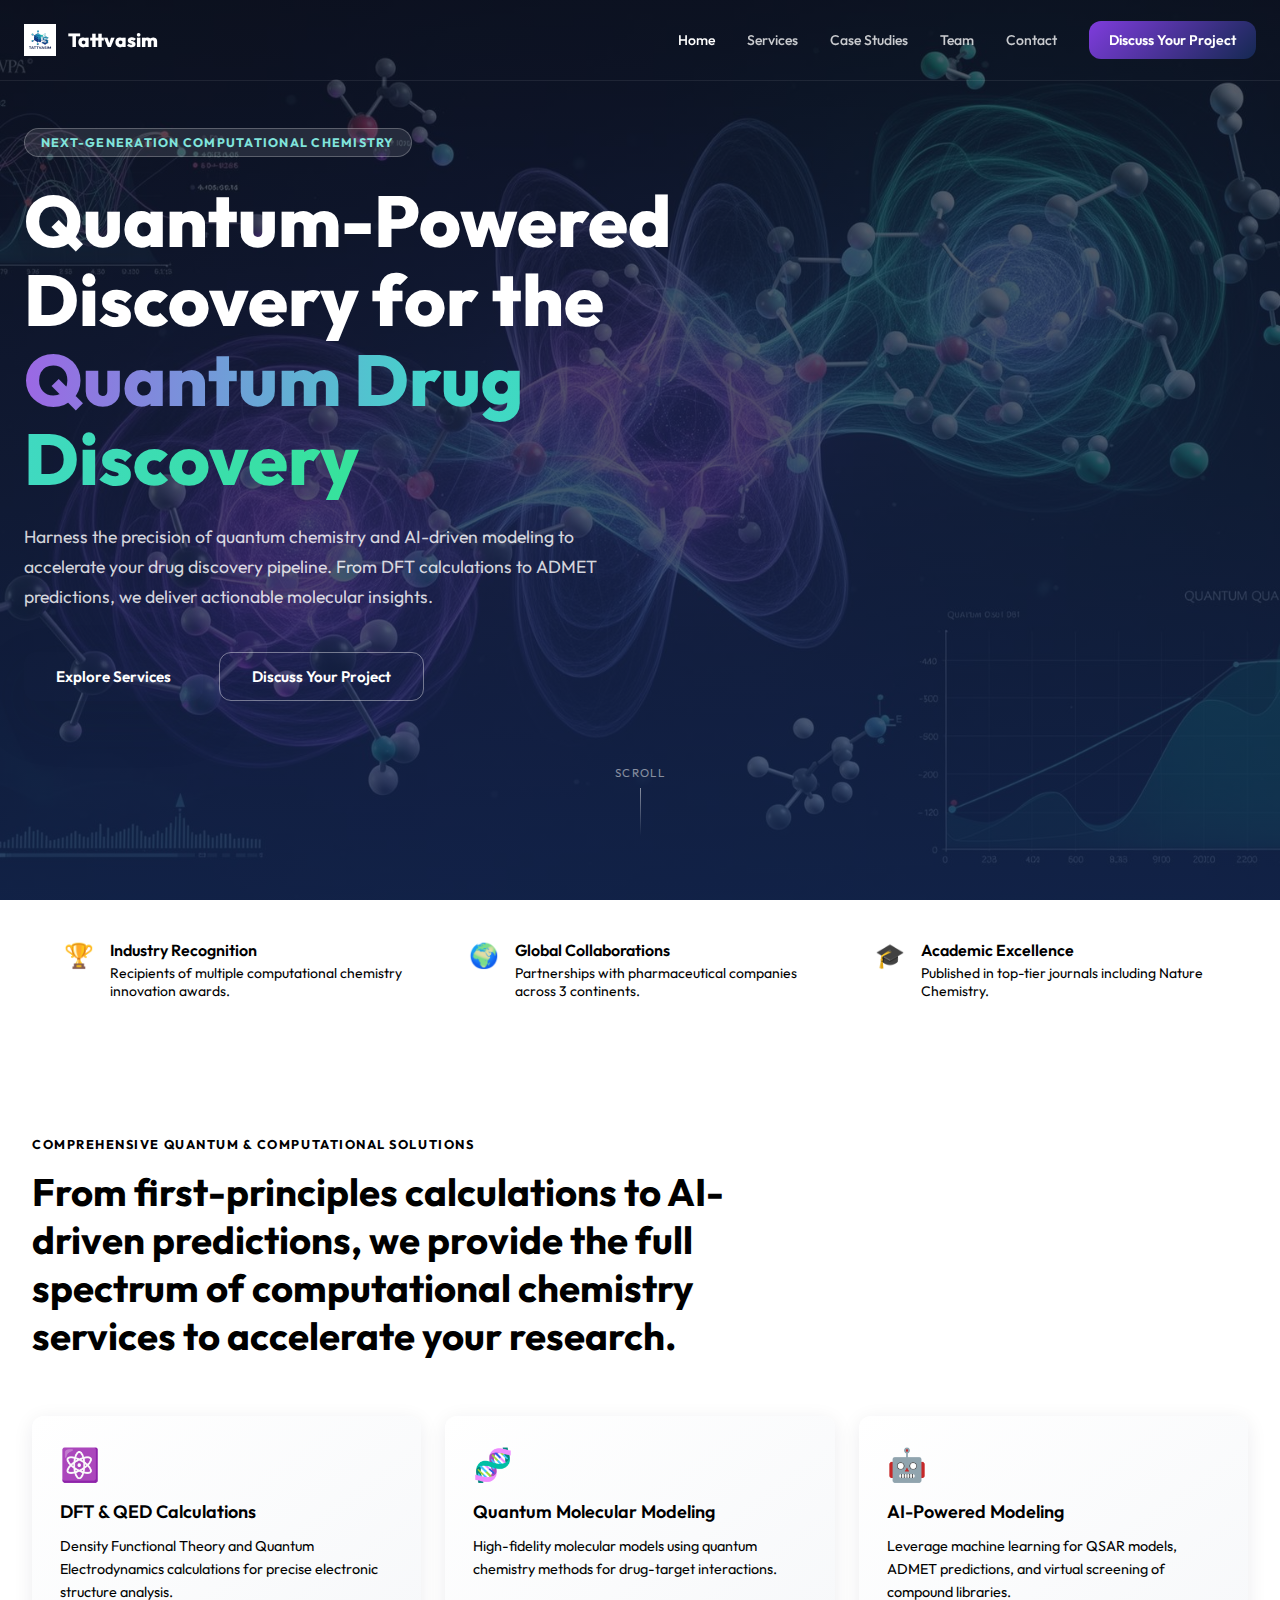
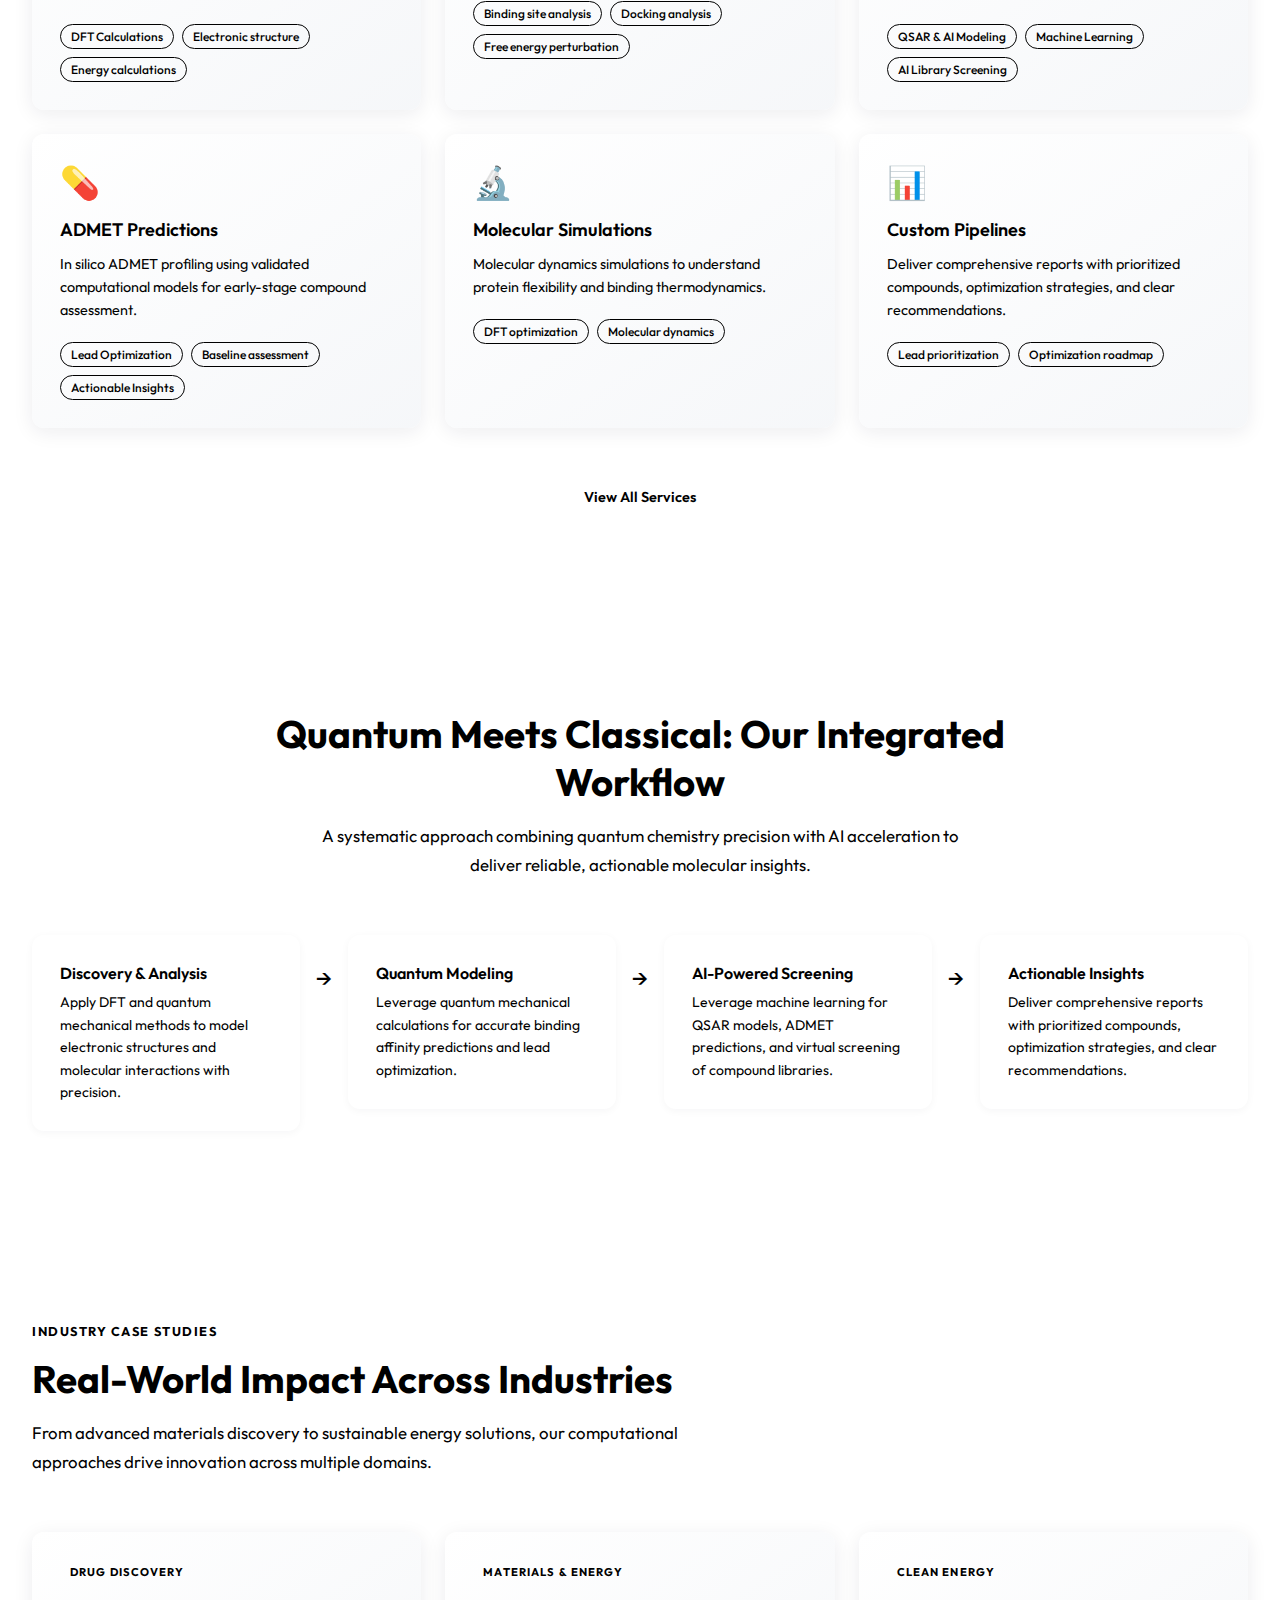
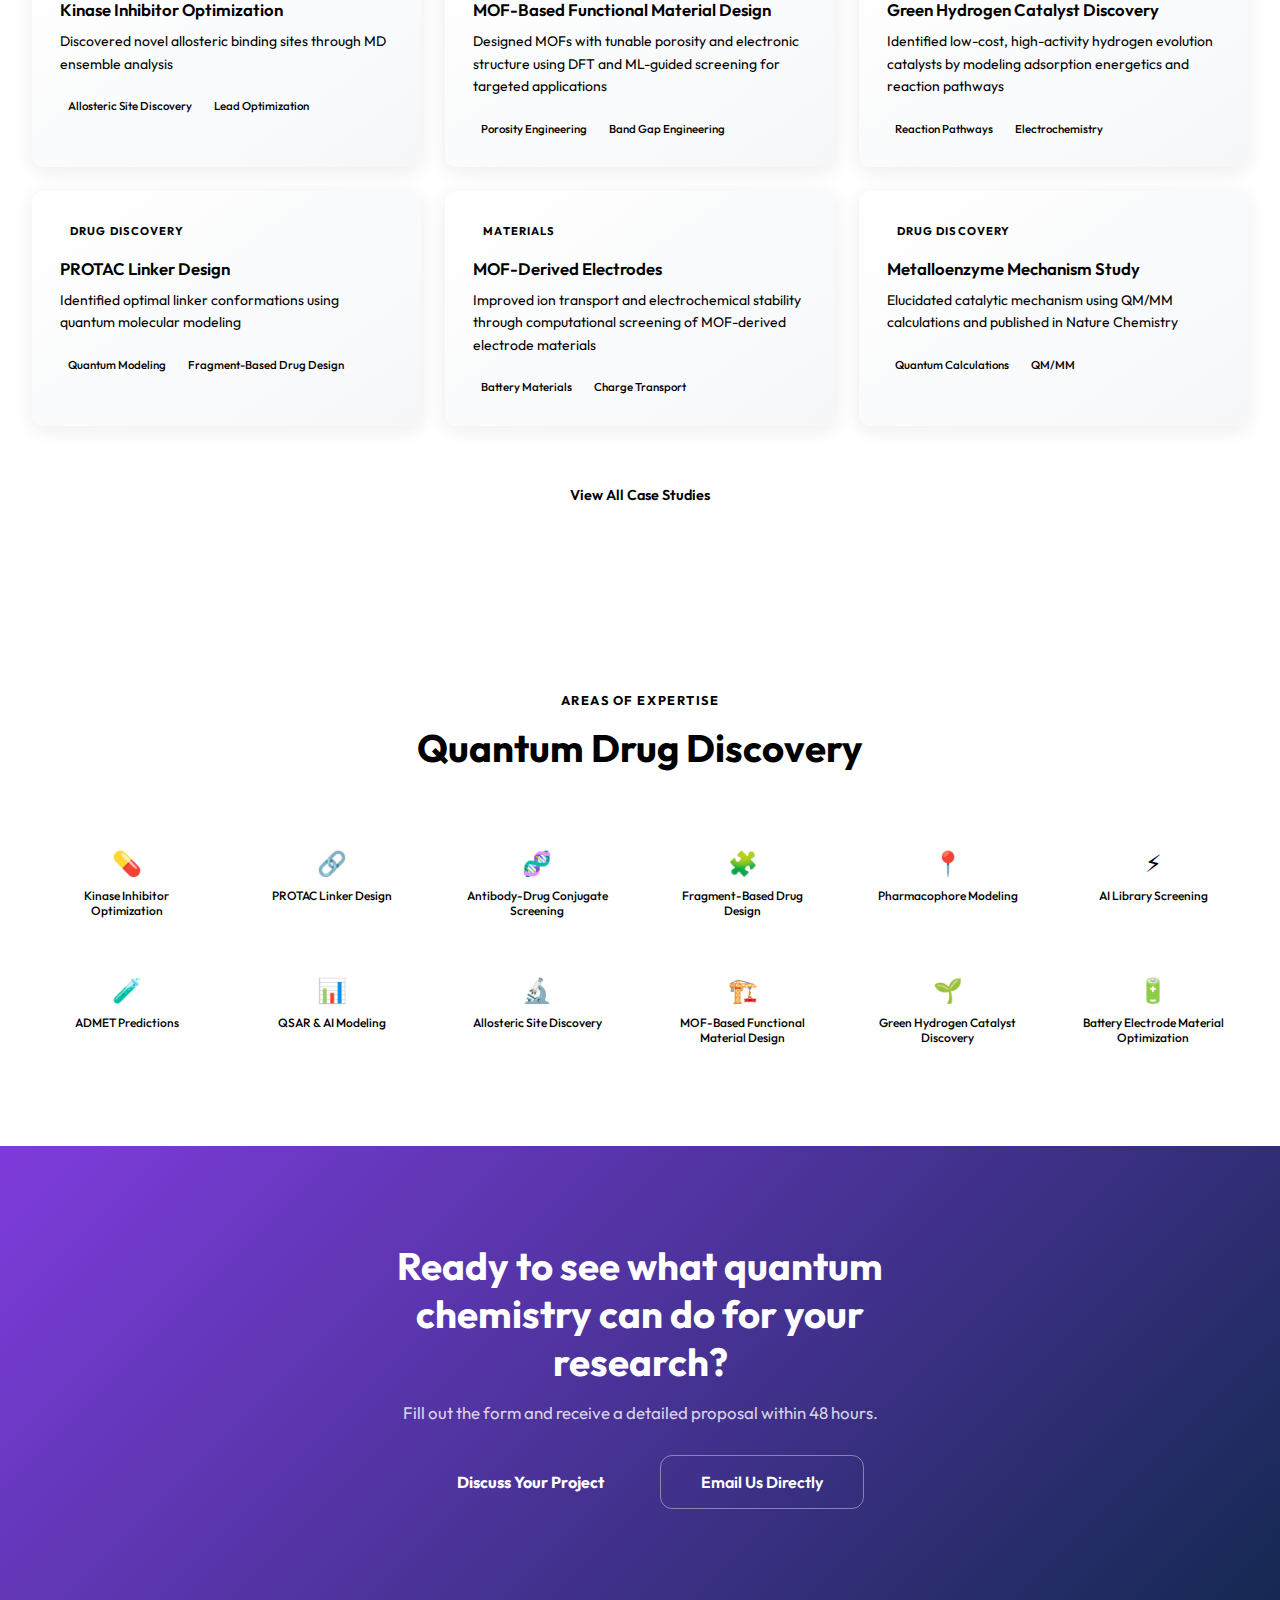
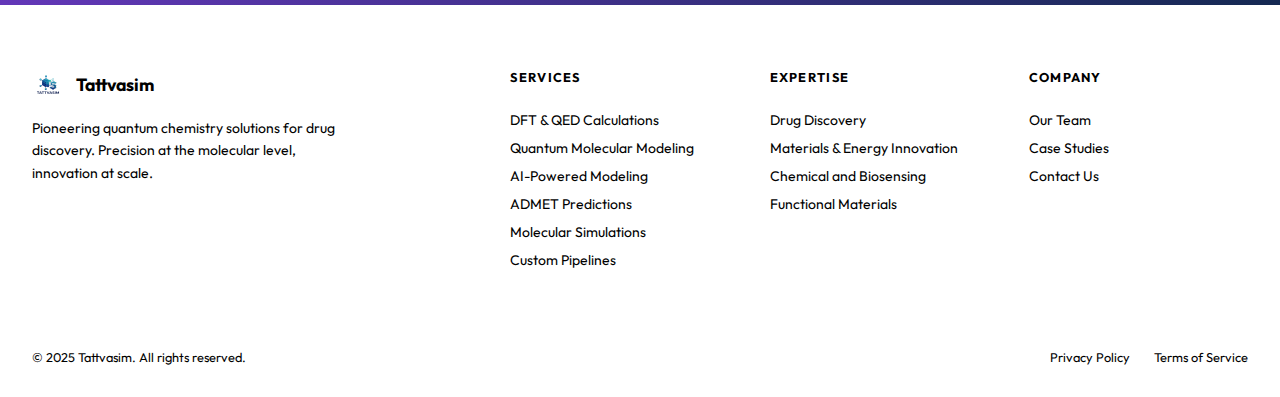
<file: index.html>
<!DOCTYPE html>
<html lang="en">
<head>
  <meta charset="UTF-8" />
  <meta name="viewport" content="width=device-width, initial-scale=1.0" />
  <title>Tattvasim | Quantum-Powered Drug Discovery & Computational Chemistry</title>
  <meta name="description" content="Accelerate drug discovery with quantum chemistry, DFT calculations, MD simulations, and AI-driven molecular modeling. Industry-leading computational solutions for pharma and biotech." />
  <meta name="keywords" content="quantum chemistry, drug discovery, DFT calculations, molecular dynamics, QSAR, ADMET, computational biology, in silico, molecular modeling" />
  <meta name="author" content="Tattvasim" />
  <meta property="og:type" content="website" />
  <meta property="og:title" content="Tattvasim | Quantum-Powered Drug Discovery" />
  <meta property="og:description" content="Harness quantum chemistry and AI for next-generation drug discovery. From DFT calculations to ADMET predictions." />
  <meta property="og:site_name" content="Tattvasim" />
  <meta name="twitter:card" content="summary_large_image" />
  <meta name="twitter:title" content="Tattvasim | Quantum-Powered Drug Discovery" />
  <meta name="twitter:description" content="Harness quantum chemistry and AI for next-generation drug discovery." />
  <link rel="canonical" href="https://tattvasim.com" />
  <link rel="icon" href="favicon.ico" />
  <link rel="preconnect" href="https://fonts.googleapis.com" />
  <link rel="preconnect" href="https://fonts.gstatic.com" crossorigin />
  <link href="https://fonts.googleapis.com/css2?family=Outfit:wght@300;400;500;600;700;800&family=JetBrains+Mono:wght@400;500&display=swap" rel="stylesheet">
  <link rel="stylesheet" href="style.css" />
  <style>
    /* Transparent navbar — merges with hero image */
    .navbar {
      background: transparent !important;
      border-bottom: 1px solid rgba(255,255,255,0.08) !important;
      backdrop-filter: none !important;
      transition: all 0.4s ease;
    }
    .navbar.scrolled {
      background: hsla(220, 40%, 8%, 0.93) !important;
      border-bottom: 1px solid rgba(255,255,255,0.1) !important;
      backdrop-filter: blur(14px) !important;
      box-shadow: 0 4px 30px rgba(0,0,0,0.35) !important;
    }
    .navbar .nav-link { color: rgba(255,255,255,0.78) !important; }
    .navbar .nav-link:hover,
    .navbar .nav-link.active { color: rgba(255,255,255,1) !important; }
    .navbar .logo-text { color: white !important; }
    .navbar .hamburger span { background: white !important; }
  </style>
</head>
<body>

  <!-- NAVBAR -->
  <nav class="navbar" id="navbar">
    <div class="nav-container">
      <a href="index.html" class="nav-logo">
        <img src="assets/tattvasim-logo-ddbl-6zo.png" alt="Tattvasim" class="logo-img" />
        <span class="logo-text">Tattvasim</span>
      </a>
      <div class="nav-links" id="navLinks">
        <a href="index.html" class="nav-link active">Home</a>
        <a href="services.html" class="nav-link">Services</a>
        <a href="case-studies.html" class="nav-link">Case Studies</a>
        <a href="team.html" class="nav-link">Team</a>
        <a href="contact.html" class="nav-link">Contact</a>
        <a href="contact.html" class="nav-cta">Discuss Your Project</a>
      </div>
      <button class="hamburger" id="hamburger" aria-label="Toggle menu">
        <span></span><span></span><span></span>
      </button>
    </div>
  </nav>

  <!-- HERO -->
  <section class="hero">
    <div class="hero-bg-overlay"></div>
    <img src="assets/1.jpg" alt="Quantum molecular visualization" class="hero-bg-img" onerror="this.style.display='none'" />
    <div class="hero-content">
      <div class="animate-fade-up" style="display:inline-block; padding:0.375rem 1rem; background:rgba(255,255,255,0.1); border:1px solid rgba(255,255,255,0.25); border-radius:100px; font-size:0.78rem; font-weight:700; letter-spacing:0.1em; text-transform:uppercase; color:hsl(175,65%,70%); margin-bottom:1.5rem;">Next-Generation Computational Chemistry</div>
      <h1 class="animate-fade-up delay-1" style="font-family:'Outfit',sans-serif; font-size:clamp(2.5rem,6vw,4.5rem); font-weight:800; color:white; line-height:1.1; margin-bottom:1.5rem; max-width:50rem; text-align:left; text-transform:none; letter-spacing:normal;">
        Quantum-Powered Discovery for the<br/>
        <span style="background:linear-gradient(to right,hsl(265,70%,65%),hsl(175,65%,55%),hsl(155,75%,55%)); -webkit-background-clip:text; background-clip:text; color:transparent;">Quantum Drug Discovery</span>
      </h1>
      <p class="animate-fade-up delay-2" style="font-size:1.1rem; color:rgba(255,255,255,0.82); line-height:1.7; max-width:38rem; margin-bottom:2.5rem; text-align:left; text-transform:none; font-weight:400;">
        Harness the precision of quantum chemistry and AI-driven modeling to accelerate your drug discovery pipeline. From DFT calculations to ADMET predictions, we deliver actionable molecular insights.
      </p>
      <div class="animate-fade-up delay-3" style="display:flex; flex-wrap:wrap; gap:1rem; margin-bottom:4rem;">
        <a href="services.html" class="btn-accent">Explore Services</a>
        <a href="contact.html" class="btn-outline-white">Discuss Your Project</a>
      </div>
      <div class="animate-float" style="display:flex; flex-direction:column; align-items:center; margin: 0 auto; gap:0.5rem; color:rgba(255,255,255,0.5); font-size:0.72rem; letter-spacing:0.12em; text-transform:uppercase;">
        <span>Scroll</span>
        <div style="width:1px; height:3rem; background:linear-gradient(to bottom,rgba(255,255,255,0.5),transparent);"></div>
      </div>
    </div>
  </section>

  <!-- STATS / TRUST BAR -->
  <section class="trust-bar">
    <div class="container">
      <div class="trust-grid">
        <div class="trust-item">
          <div class="trust-icon">🏆</div>
          <div>
            <div class="trust-label">Industry Recognition</div>
            <div class="trust-desc">Recipients of multiple computational chemistry innovation awards.</div>
          </div>
        </div>
        <div class="trust-item">
          <div class="trust-icon">🌍</div>
          <div>
            <div class="trust-label">Global Collaborations</div>
            <div class="trust-desc">Partnerships with pharmaceutical companies across 3 continents.</div>
          </div>
        </div>
        <div class="trust-item">
          <div class="trust-icon">🎓</div>
          <div>
            <div class="trust-label">Academic Excellence</div>
            <div class="trust-desc">Published in top-tier journals including Nature Chemistry.</div>
          </div>
        </div>
      </div>
    </div>
  </section>

  <!-- SERVICES OVERVIEW -->
  <section class="section services-section">
    <div class="container">
      <div class="section-header">
        <div class="section-label">Comprehensive Quantum & Computational Solutions</div>
        <h2 class="section-title">From first-principles calculations to AI-driven predictions, we provide the full spectrum of computational chemistry services to accelerate your research.</h2>
      </div>
      <div class="services-grid">
        <div class="service-card animate-fade-up">
          <div class="service-icon accent-icon">⚛️</div>
          <h3>DFT & QED Calculations</h3>
          <p>Density Functional Theory and Quantum Electrodynamics calculations for precise electronic structure analysis.</p>
          <div class="service-tags">
            <span class="tag tag-accent">DFT Calculations</span>
            <span class="tag tag-accent">Electronic structure</span>
            <span class="tag tag-accent">Energy calculations</span>
          </div>
        </div>
        <div class="service-card animate-fade-up delay-1">
          <div class="service-icon highlight-icon">🧬</div>
          <h3>Quantum Molecular Modeling</h3>
          <p>High-fidelity molecular models using quantum chemistry methods for drug-target interactions.</p>
          <div class="service-tags">
            <span class="tag tag-highlight">Binding site analysis</span>
            <span class="tag tag-highlight">Docking analysis</span>
            <span class="tag tag-highlight">Free energy perturbation</span>
          </div>
        </div>
        <div class="service-card animate-fade-up delay-2">
          <div class="service-icon signal-icon">🤖</div>
          <h3>AI-Powered Modeling</h3>
          <p>Leverage machine learning for QSAR models, ADMET predictions, and virtual screening of compound libraries.</p>
          <div class="service-tags">
            <span class="tag tag-signal">QSAR & AI Modeling</span>
            <span class="tag tag-signal">Machine Learning</span>
            <span class="tag tag-signal">AI Library Screening</span>
          </div>
        </div>
        <div class="service-card animate-fade-up">
          <div class="service-icon accent-icon">💊</div>
          <h3>ADMET Predictions</h3>
          <p>In silico ADMET profiling using validated computational models for early-stage compound assessment.</p>
          <div class="service-tags">
            <span class="tag tag-accent">Lead Optimization</span>
            <span class="tag tag-accent">Baseline assessment</span>
            <span class="tag tag-accent">Actionable Insights</span>
          </div>
        </div>
        <div class="service-card animate-fade-up delay-1">
          <div class="service-icon highlight-icon">🔬</div>
          <h3>Molecular Simulations</h3>
          <p>Molecular dynamics simulations to understand protein flexibility and binding thermodynamics.</p>
          <div class="service-tags">
            <span class="tag tag-highlight">DFT optimization</span>
            <span class="tag tag-highlight">Molecular dynamics</span>
          </div>
        </div>
        <div class="service-card animate-fade-up delay-2">
          <div class="service-icon signal-icon">📊</div>
          <h3>Custom Pipelines</h3>
          <p>Deliver comprehensive reports with prioritized compounds, optimization strategies, and clear recommendations.</p>
          <div class="service-tags">
            <span class="tag tag-signal">Lead prioritization</span>
            <span class="tag tag-signal">Optimization roadmap</span>
          </div>
        </div>
      </div>
      <div class="section-cta">
        <a href="services.html" class="btn-primary">View All Services</a>
      </div>
    </div>
  </section>

  <!-- WORKFLOW -->
  <section class="section workflow-section">
    <div class="container">
      <div class="section-header centered">
        <h2 class="section-title">Quantum Meets Classical: Our Integrated Workflow</h2>
        <p class="section-subtitle">A systematic approach combining quantum chemistry precision with AI acceleration to deliver reliable, actionable molecular insights.</p>
      </div>
      <div class="workflow-steps">
        <div class="workflow-step">
          <div class="step-content">
            <h3>Discovery & Analysis</h3>
            <p>Apply DFT and quantum mechanical methods to model electronic structures and molecular interactions with precision.</p>
          </div>
        </div>
        <div class="workflow-arrow">→</div>
        <div class="workflow-step">
          <div class="step-content">
            <h3>Quantum Modeling</h3>
            <p>Leverage quantum mechanical calculations for accurate binding affinity predictions and lead optimization.</p>
          </div>
        </div>
        <div class="workflow-arrow">→</div>
        <div class="workflow-step">
          <div class="step-content">
            <h3>AI-Powered Screening</h3>
            <p>Leverage machine learning for QSAR models, ADMET predictions, and virtual screening of compound libraries.</p>
          </div>
        </div>
        <div class="workflow-arrow">→</div>
        <div class="workflow-step">
          <div class="step-content">
            <h3>Actionable Insights</h3>
            <p>Deliver comprehensive reports with prioritized compounds, optimization strategies, and clear recommendations.</p>
          </div>
        </div>
      </div>
    </div>
  </section>

  <!-- CASE STUDIES PREVIEW -->
  <section class="section case-studies-section">
    <div class="container">
      <div class="section-header">
        <div class="section-label">Industry Case Studies</div>
        <h2 class="section-title">Real-World Impact Across Industries</h2>
        <p class="section-subtitle">From advanced materials discovery to sustainable energy solutions, our computational approaches drive innovation across multiple domains.</p>
      </div>
      <div class="cases-grid">
        <div class="case-card case-drug">
          <div class="case-tag">Drug Discovery</div>
          <h3>Kinase Inhibitor Optimization</h3>
          <p>Discovered novel allosteric binding sites through MD ensemble analysis</p>
          <div class="case-tech">
            <span>Allosteric Site Discovery</span>
            <span>Lead Optimization</span>
          </div>
        </div>
        <div class="case-card case-materials">
          <div class="case-tag">Materials & Energy</div>
          <h3>MOF-Based Functional Material Design</h3>
          <p>Designed MOFs with tunable porosity and electronic structure using DFT and ML-guided screening for targeted applications</p>
          <div class="case-tech">
            <span>Porosity Engineering</span>
            <span>Band Gap Engineering</span>
          </div>
        </div>
        <div class="case-card case-energy">
          <div class="case-tag">Clean Energy</div>
          <h3>Green Hydrogen Catalyst Discovery</h3>
          <p>Identified low-cost, high-activity hydrogen evolution catalysts by modeling adsorption energetics and reaction pathways</p>
          <div class="case-tech">
            <span>Reaction Pathways</span>
            <span>Electrochemistry</span>
          </div>
        </div>
        <div class="case-card case-drug">
          <div class="case-tag">Drug Discovery</div>
          <h3>PROTAC Linker Design</h3>
          <p>Identified optimal linker conformations using quantum molecular modeling</p>
          <div class="case-tech">
            <span>Quantum Modeling</span>
            <span>Fragment-Based Drug Design</span>
          </div>
        </div>
        <div class="case-card case-materials">
          <div class="case-tag">Materials</div>
          <h3>MOF-Derived Electrodes</h3>
          <p>Improved ion transport and electrochemical stability through computational screening of MOF-derived electrode materials</p>
          <div class="case-tech">
            <span>Battery Materials</span>
            <span>Charge Transport</span>
          </div>
        </div>
        <div class="case-card case-energy">
          <div class="case-tag">Drug Discovery</div>
          <h3>Metalloenzyme Mechanism Study</h3>
          <p>Elucidated catalytic mechanism using QM/MM calculations and published in Nature Chemistry</p>
          <div class="case-tech">
            <span>Quantum Calculations</span>
            <span>QM/MM</span>
          </div>
        </div>
      </div>
      <div class="section-cta">
        <a href="case-studies.html" class="btn-primary">View All Case Studies</a>
      </div>
    </div>
  </section>

  <!-- DOMAIN EXPERTISE -->
  <section class="section domains-section">
    <div class="container">
      <div class="section-header centered">
        <div class="section-label">Areas of Expertise</div>
        <h2 class="section-title">Quantum Drug Discovery</h2>
      </div>
      <div class="domains-grid">
        <div class="domain-item"><div class="domain-icon">💊</div><span>Kinase Inhibitor Optimization</span></div>
        <div class="domain-item"><div class="domain-icon">🔗</div><span>PROTAC Linker Design</span></div>
        <div class="domain-item"><div class="domain-icon">🧬</div><span>Antibody-Drug Conjugate Screening</span></div>
        <div class="domain-item"><div class="domain-icon">🧩</div><span>Fragment-Based Drug Design</span></div>
        <div class="domain-item"><div class="domain-icon">📍</div><span>Pharmacophore Modeling</span></div>
        <div class="domain-item"><div class="domain-icon">⚡</div><span>AI Library Screening</span></div>
        <div class="domain-item"><div class="domain-icon">🧪</div><span>ADMET Predictions</span></div>
        <div class="domain-item"><div class="domain-icon">📊</div><span>QSAR & AI Modeling</span></div>
        <div class="domain-item"><div class="domain-icon">🔬</div><span>Allosteric Site Discovery</span></div>
        <div class="domain-item"><div class="domain-icon">🏗️</div><span>MOF-Based Functional Material Design</span></div>
        <div class="domain-item"><div class="domain-icon">🌱</div><span>Green Hydrogen Catalyst Discovery</span></div>
        <div class="domain-item"><div class="domain-icon">🔋</div><span>Battery Electrode Material Optimization</span></div>
      </div>
    </div>
  </section>

  <!-- CTA SECTION -->
  <section class="cta-section">
    <div class="container">
      <div class="cta-content">
        <h2>Ready to see what quantum chemistry can do for your research?</h2>
        <p>Fill out the form and receive a detailed proposal within 48 hours.</p>
        <div class="cta-actions">
          <a href="contact.html" class="btn-accent-lg">Discuss Your Project</a>
          <a href="contact.html" class="btn-outline-white-lg">Email Us Directly</a>
        </div>
      </div>
    </div>
  </section>

  <!-- FOOTER -->
  <footer class="footer">
    <div class="container">
      <div class="footer-grid">
        <div class="footer-brand">
          <div class="footer-logo">
            <img src="assets/tattvasim-logo-ddbl-6zo.png" alt="Tattvasim" class="footer-logo-img" />
            <span>Tattvasim</span>
          </div>
          <p>Pioneering quantum chemistry solutions for drug discovery. Precision at the molecular level, innovation at scale.</p>
        </div>
        <div class="footer-col">
          <h4>Services</h4>
          <a href="services.html">DFT & QED Calculations</a>
          <a href="services.html">Quantum Molecular Modeling</a>
          <a href="services.html">AI-Powered Modeling</a>
          <a href="services.html">ADMET Predictions</a>
          <a href="services.html">Molecular Simulations</a>
          <a href="services.html">Custom Pipelines</a>
        </div>
        <div class="footer-col">
          <h4>Expertise</h4>
          <a href="case-studies.html">Drug Discovery</a>
          <a href="case-studies.html">Materials & Energy Innovation</a>
          <a href="case-studies.html">Chemical and Biosensing</a>
          <a href="case-studies.html">Functional Materials</a>
        </div>
        <div class="footer-col">
          <h4>Company</h4>
          <a href="team.html">Our Team</a>
          <a href="case-studies.html">Case Studies</a>
          <a href="contact.html">Contact Us</a>
        </div>
      </div>
      <div class="footer-bottom">
        <p>© 2025 Tattvasim. All rights reserved.</p>
        <div class="footer-links">
          <a href="#">Privacy Policy</a>
          <a href="#">Terms of Service</a>
        </div>
      </div>
    </div>
  </footer>

  <script src="main.js"></script>
</body>
</html>
</file>
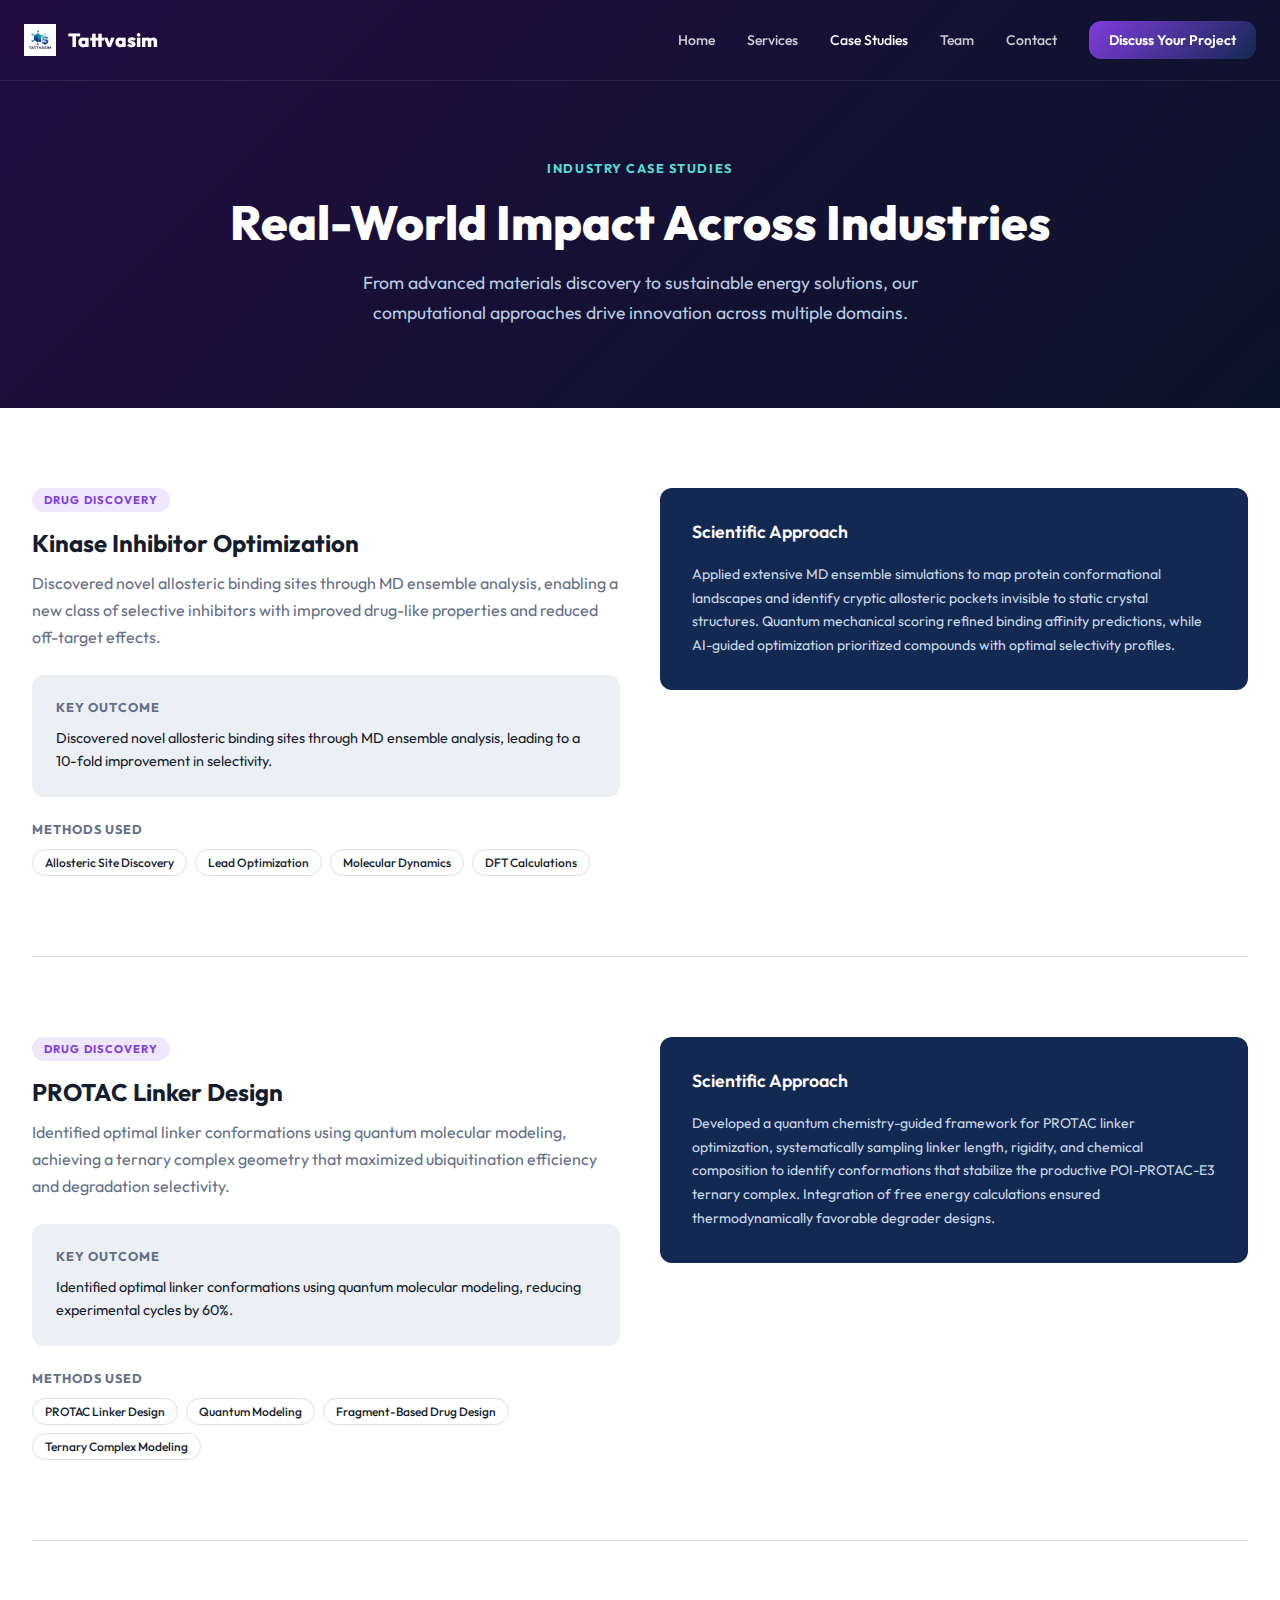
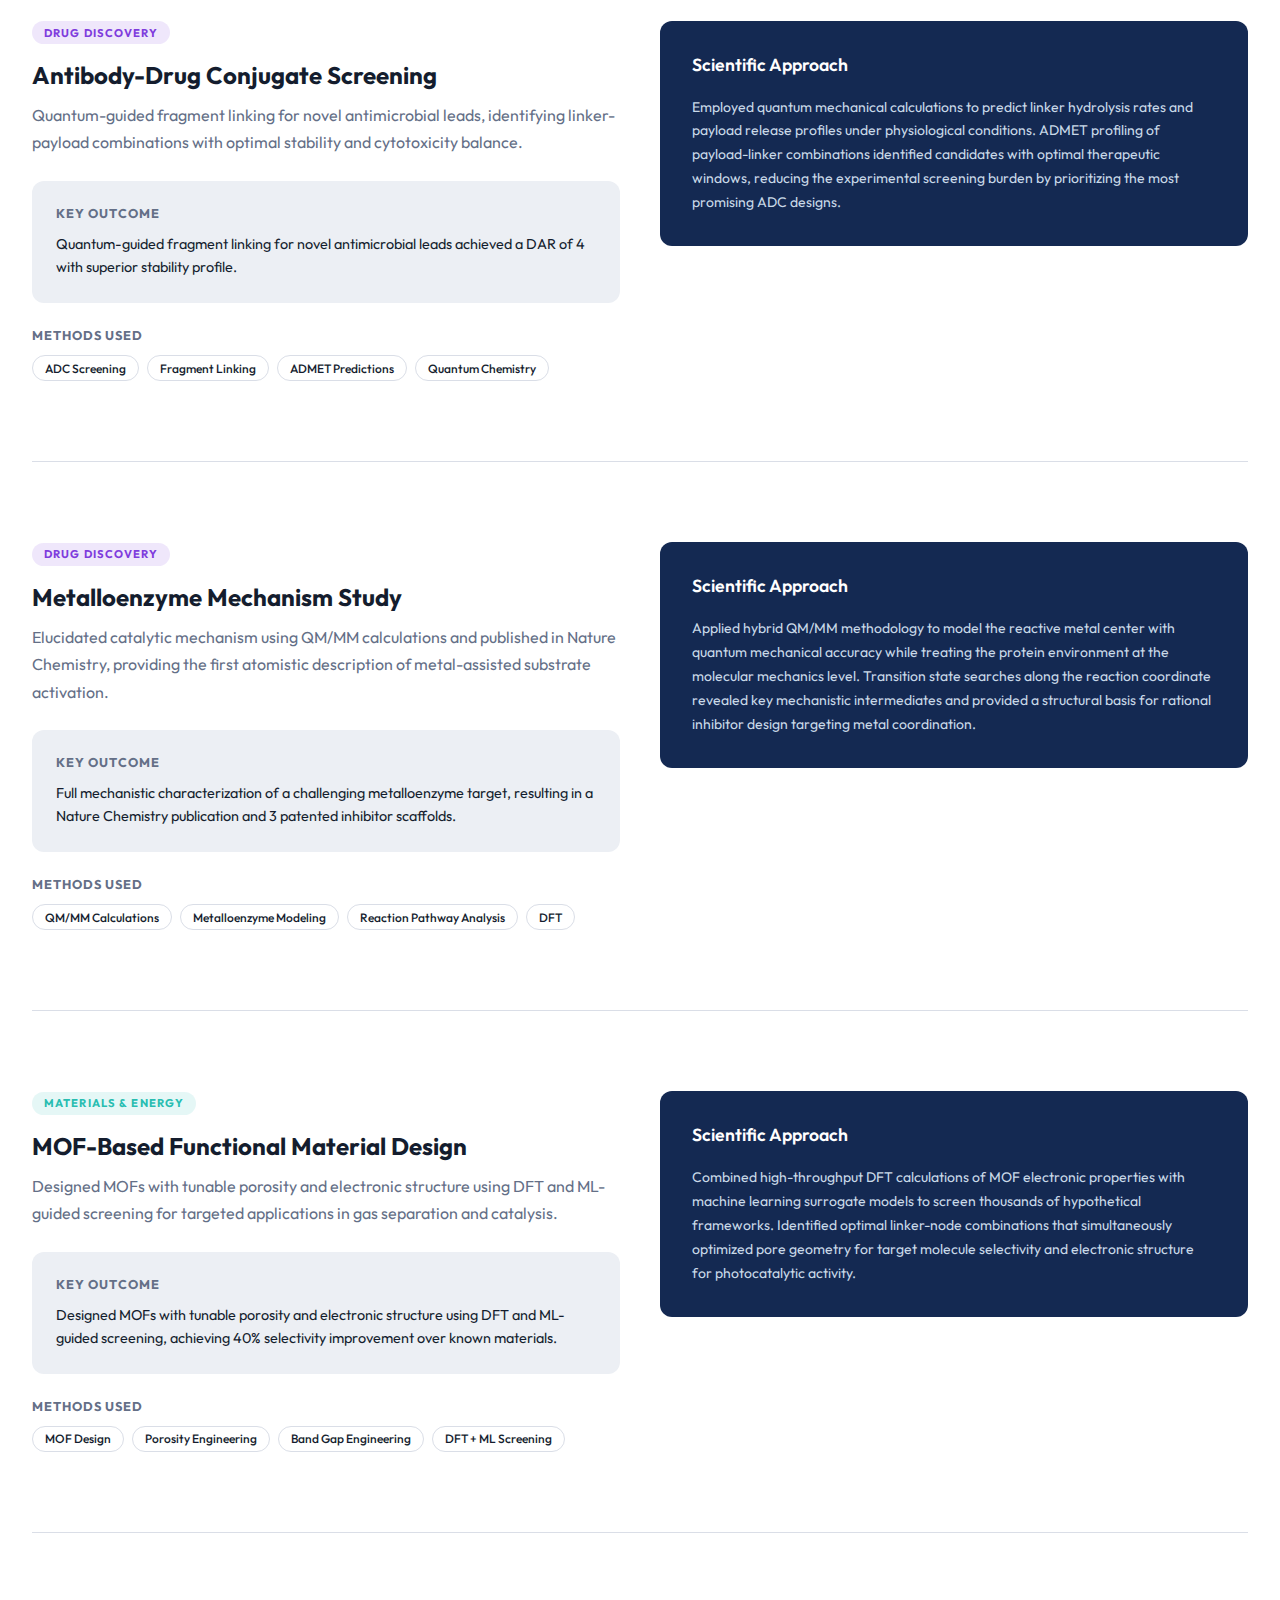
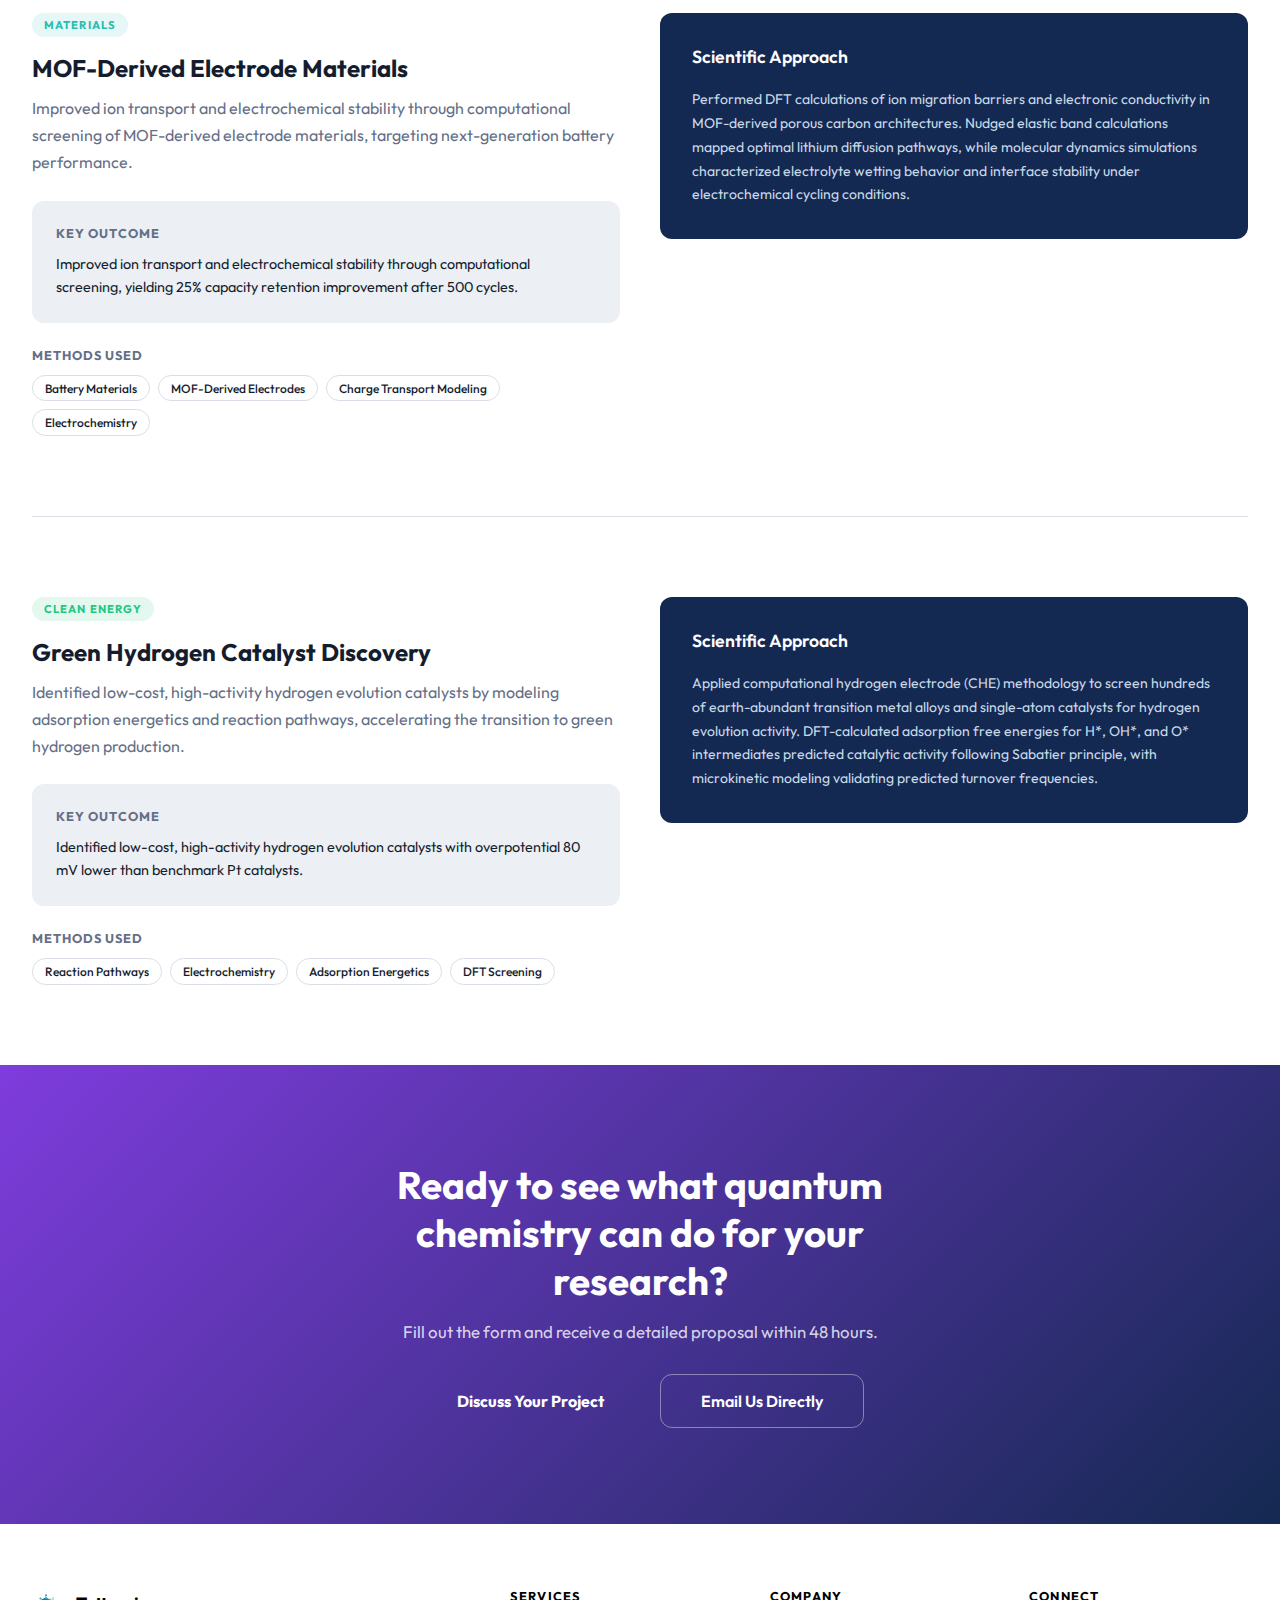
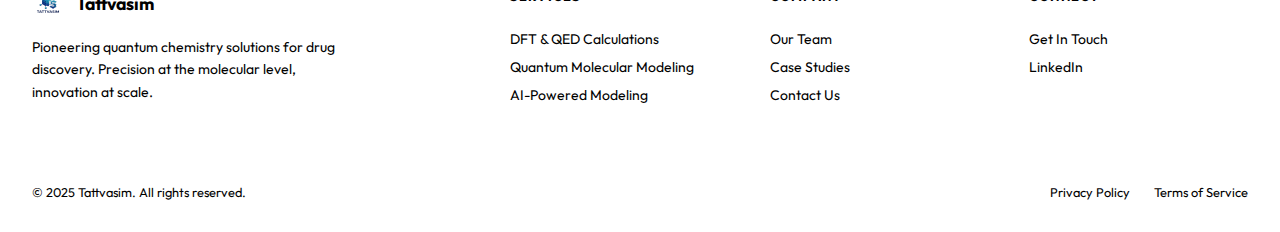
<file: case-studies.html>
<!DOCTYPE html>
<html lang="en">
<head>
  <meta charset="UTF-8" />
  <meta name="viewport" content="width=device-width, initial-scale=1.0" />
  <title>Case Studies | Tattvasim</title>
  <link rel="icon" href="favicon.ico" />
  <link rel="preconnect" href="https://fonts.googleapis.com" />
  <link rel="preconnect" href="https://fonts.gstatic.com" crossorigin />
  <link href="https://fonts.googleapis.com/css2?family=Outfit:wght@300;400;500;600;700;800&family=JetBrains+Mono:wght@400;500&display=swap" rel="stylesheet">
  <link rel="stylesheet" href="style.css" />
  <style>
    .cs-hero-bg { background: linear-gradient(135deg, hsl(265,70%,15%) 0%, hsl(220,60%,10%) 100%); }
    .case-study-full {
      padding: 5rem 0;
      border-bottom: 1px solid hsl(220,20%,88%);
    }
    .case-study-full:last-child { border-bottom: none; }
    .cs-grid { display: grid; gap: 2.5rem; }
    @media(min-width:1024px){ .cs-grid { grid-template-columns: 1fr 1fr; align-items: start; } }
    .cs-badge {
      display: inline-block;
      font-size: 0.7rem; font-weight: 700; letter-spacing: 0.1em; text-transform: uppercase;
      padding: 0.3rem 0.75rem; border-radius: 100px; margin-bottom: 1rem;
    }
    .cs-badge-drug { background: hsl(265,70%,55%,0.12); color: hsl(265,70%,55%); }
    .cs-badge-materials { background: hsl(175,65%,45%,0.12); color: hsl(175,65%,45%); }
    .cs-badge-energy { background: hsl(155,75%,45%,0.12); color: hsl(155,75%,45%); }
    .cs-title { font-size: 1.5rem; font-weight: 700; color: hsl(220,40%,13%); margin-bottom: 0.75rem; }
    .cs-outcome {
      background: hsl(215,25%,94%);
      border-radius: 0.75rem;
      padding: 1.5rem;
    }
    .cs-outcome h4 { font-size: 0.8rem; font-weight: 700; letter-spacing: 0.08em; text-transform: uppercase; color: hsl(220,15%,46%); margin-bottom: 0.75rem; }
    .cs-outcome p { font-size: 0.9rem; color: hsl(220,40%,13%); line-height: 1.6; }
    .cs-methods { margin-top: 1.5rem; }
    .cs-methods h4 { font-size: 0.8rem; font-weight: 700; letter-spacing: 0.08em; text-transform: uppercase; color: hsl(220,15%,46%); margin-bottom: 0.75rem; }
    .cs-method-tags { display: flex; flex-wrap: wrap; gap: 0.5rem; }
    .cs-method-tags span {
      font-size: 0.75rem; font-weight: 500;
      padding: 0.3rem 0.75rem;
      background: hsl(0,0%,100%);
      border: 1px solid hsl(220,20%,88%);
      border-radius: 100px;
      color: hsl(220,40%,13%);
    }
    .cs-detail-box {
      background: hsl(220,60%,20%);
      border-radius: 0.75rem;
      padding: 2rem;
      color: white;
    }
    .cs-detail-box h3 { font-size: 1.1rem; font-weight: 600; margin-bottom: 1.25rem; }
    .cs-detail-box p { font-size: 0.875rem; color: hsl(210,40%,85%); line-height: 1.7; }
  </style>
</head>
<body>
  <nav class="navbar" id="navbar">
    <div class="nav-container">
      <a href="index.html" class="nav-logo">
        <img src="assets/tattvasim-logo-ddbl-6zo.png" alt="Tattvasim" class="logo-img" />
        <span class="logo-text">Tattvasim</span>
      </a>
      <div class="nav-links" id="navLinks">
        <a href="index.html" class="nav-link">Home</a>
        <a href="services.html" class="nav-link">Services</a>
        <a href="case-studies.html" class="nav-link active">Case Studies</a>
        <a href="team.html" class="nav-link">Team</a>
        <a href="contact.html" class="nav-link">Contact</a>
        <a href="contact.html" class="nav-cta">Discuss Your Project</a>
      </div>
      <button class="hamburger" id="hamburger"><span></span><span></span><span></span></button>
    </div>
  </nav>

  <section class="page-hero cs-hero-bg">
    <div class="container">
      <div class="section-label" style="color:hsl(175,65%,60%); margin-bottom:1rem;">Industry Case Studies</div>
      <h1>Real-World Impact Across Industries</h1>
      <p>From advanced materials discovery to sustainable energy solutions, our computational approaches drive innovation across multiple domains.</p>
    </div>
  </section>

  <div class="container">
    <!-- Drug Discovery -->
    <div class="case-study-full">
      <div class="cs-grid">
        <div>
          <span class="cs-badge cs-badge-drug">Drug Discovery</span>
          <h2 class="cs-title">Kinase Inhibitor Optimization</h2>
          <p style="color:hsl(220,15%,46%); line-height:1.7; margin-bottom:1.5rem;">Discovered novel allosteric binding sites through MD ensemble analysis, enabling a new class of selective inhibitors with improved drug-like properties and reduced off-target effects.</p>
          <div class="cs-outcome">
            <h4>Key Outcome</h4>
            <p>Discovered novel allosteric binding sites through MD ensemble analysis, leading to a 10-fold improvement in selectivity.</p>
          </div>
          <div class="cs-methods">
            <h4>Methods Used</h4>
            <div class="cs-method-tags">
              <span>Allosteric Site Discovery</span>
              <span>Lead Optimization</span>
              <span>Molecular Dynamics</span>
              <span>DFT Calculations</span>
            </div>
          </div>
        </div>
        <div class="cs-detail-box">
          <h3>Scientific Approach</h3>
          <p>Applied extensive MD ensemble simulations to map protein conformational landscapes and identify cryptic allosteric pockets invisible to static crystal structures. Quantum mechanical scoring refined binding affinity predictions, while AI-guided optimization prioritized compounds with optimal selectivity profiles.</p>
        </div>
      </div>
    </div>

    <div class="case-study-full">
      <div class="cs-grid">
        <div>
          <span class="cs-badge cs-badge-drug">Drug Discovery</span>
          <h2 class="cs-title">PROTAC Linker Design</h2>
          <p style="color:hsl(220,15%,46%); line-height:1.7; margin-bottom:1.5rem;">Identified optimal linker conformations using quantum molecular modeling, achieving a ternary complex geometry that maximized ubiquitination efficiency and degradation selectivity.</p>
          <div class="cs-outcome">
            <h4>Key Outcome</h4>
            <p>Identified optimal linker conformations using quantum molecular modeling, reducing experimental cycles by 60%.</p>
          </div>
          <div class="cs-methods">
            <h4>Methods Used</h4>
            <div class="cs-method-tags">
              <span>PROTAC Linker Design</span>
              <span>Quantum Modeling</span>
              <span>Fragment-Based Drug Design</span>
              <span>Ternary Complex Modeling</span>
            </div>
          </div>
        </div>
        <div class="cs-detail-box">
          <h3>Scientific Approach</h3>
          <p>Developed a quantum chemistry-guided framework for PROTAC linker optimization, systematically sampling linker length, rigidity, and chemical composition to identify conformations that stabilize the productive POI-PROTAC-E3 ternary complex. Integration of free energy calculations ensured thermodynamically favorable degrader designs.</p>
        </div>
      </div>
    </div>

    <div class="case-study-full">
      <div class="cs-grid">
        <div>
          <span class="cs-badge cs-badge-drug">Drug Discovery</span>
          <h2 class="cs-title">Antibody-Drug Conjugate Screening</h2>
          <p style="color:hsl(220,15%,46%); line-height:1.7; margin-bottom:1.5rem;">Quantum-guided fragment linking for novel antimicrobial leads, identifying linker-payload combinations with optimal stability and cytotoxicity balance.</p>
          <div class="cs-outcome">
            <h4>Key Outcome</h4>
            <p>Quantum-guided fragment linking for novel antimicrobial leads achieved a DAR of 4 with superior stability profile.</p>
          </div>
          <div class="cs-methods">
            <h4>Methods Used</h4>
            <div class="cs-method-tags">
              <span>ADC Screening</span>
              <span>Fragment Linking</span>
              <span>ADMET Predictions</span>
              <span>Quantum Chemistry</span>
            </div>
          </div>
        </div>
        <div class="cs-detail-box">
          <h3>Scientific Approach</h3>
          <p>Employed quantum mechanical calculations to predict linker hydrolysis rates and payload release profiles under physiological conditions. ADMET profiling of payload-linker combinations identified candidates with optimal therapeutic windows, reducing the experimental screening burden by prioritizing the most promising ADC designs.</p>
        </div>
      </div>
    </div>

    <div class="case-study-full">
      <div class="cs-grid">
        <div>
          <span class="cs-badge cs-badge-drug">Drug Discovery</span>
          <h2 class="cs-title">Metalloenzyme Mechanism Study</h2>
          <p style="color:hsl(220,15%,46%); line-height:1.7; margin-bottom:1.5rem;">Elucidated catalytic mechanism using QM/MM calculations and published in Nature Chemistry, providing the first atomistic description of metal-assisted substrate activation.</p>
          <div class="cs-outcome">
            <h4>Key Outcome</h4>
            <p>Full mechanistic characterization of a challenging metalloenzyme target, resulting in a Nature Chemistry publication and 3 patented inhibitor scaffolds.</p>
          </div>
          <div class="cs-methods">
            <h4>Methods Used</h4>
            <div class="cs-method-tags">
              <span>QM/MM Calculations</span>
              <span>Metalloenzyme Modeling</span>
              <span>Reaction Pathway Analysis</span>
              <span>DFT</span>
            </div>
          </div>
        </div>
        <div class="cs-detail-box">
          <h3>Scientific Approach</h3>
          <p>Applied hybrid QM/MM methodology to model the reactive metal center with quantum mechanical accuracy while treating the protein environment at the molecular mechanics level. Transition state searches along the reaction coordinate revealed key mechanistic intermediates and provided a structural basis for rational inhibitor design targeting metal coordination.</p>
        </div>
      </div>
    </div>

    <!-- Materials -->
    <div class="case-study-full">
      <div class="cs-grid">
        <div>
          <span class="cs-badge cs-badge-materials">Materials & Energy</span>
          <h2 class="cs-title">MOF-Based Functional Material Design</h2>
          <p style="color:hsl(220,15%,46%); line-height:1.7; margin-bottom:1.5rem;">Designed MOFs with tunable porosity and electronic structure using DFT and ML-guided screening for targeted applications in gas separation and catalysis.</p>
          <div class="cs-outcome">
            <h4>Key Outcome</h4>
            <p>Designed MOFs with tunable porosity and electronic structure using DFT and ML-guided screening, achieving 40% selectivity improvement over known materials.</p>
          </div>
          <div class="cs-methods">
            <h4>Methods Used</h4>
            <div class="cs-method-tags">
              <span>MOF Design</span>
              <span>Porosity Engineering</span>
              <span>Band Gap Engineering</span>
              <span>DFT + ML Screening</span>
            </div>
          </div>
        </div>
        <div class="cs-detail-box">
          <h3>Scientific Approach</h3>
          <p>Combined high-throughput DFT calculations of MOF electronic properties with machine learning surrogate models to screen thousands of hypothetical frameworks. Identified optimal linker-node combinations that simultaneously optimized pore geometry for target molecule selectivity and electronic structure for photocatalytic activity.</p>
        </div>
      </div>
    </div>

    <div class="case-study-full">
      <div class="cs-grid">
        <div>
          <span class="cs-badge cs-badge-materials">Materials</span>
          <h2 class="cs-title">MOF-Derived Electrode Materials</h2>
          <p style="color:hsl(220,15%,46%); line-height:1.7; margin-bottom:1.5rem;">Improved ion transport and electrochemical stability through computational screening of MOF-derived electrode materials, targeting next-generation battery performance.</p>
          <div class="cs-outcome">
            <h4>Key Outcome</h4>
            <p>Improved ion transport and electrochemical stability through computational screening, yielding 25% capacity retention improvement after 500 cycles.</p>
          </div>
          <div class="cs-methods">
            <h4>Methods Used</h4>
            <div class="cs-method-tags">
              <span>Battery Materials</span>
              <span>MOF-Derived Electrodes</span>
              <span>Charge Transport Modeling</span>
              <span>Electrochemistry</span>
            </div>
          </div>
        </div>
        <div class="cs-detail-box">
          <h3>Scientific Approach</h3>
          <p>Performed DFT calculations of ion migration barriers and electronic conductivity in MOF-derived porous carbon architectures. Nudged elastic band calculations mapped optimal lithium diffusion pathways, while molecular dynamics simulations characterized electrolyte wetting behavior and interface stability under electrochemical cycling conditions.</p>
        </div>
      </div>
    </div>

    <!-- Energy -->
    <div class="case-study-full">
      <div class="cs-grid">
        <div>
          <span class="cs-badge cs-badge-energy">Clean Energy</span>
          <h2 class="cs-title">Green Hydrogen Catalyst Discovery</h2>
          <p style="color:hsl(220,15%,46%); line-height:1.7; margin-bottom:1.5rem;">Identified low-cost, high-activity hydrogen evolution catalysts by modeling adsorption energetics and reaction pathways, accelerating the transition to green hydrogen production.</p>
          <div class="cs-outcome">
            <h4>Key Outcome</h4>
            <p>Identified low-cost, high-activity hydrogen evolution catalysts with overpotential 80 mV lower than benchmark Pt catalysts.</p>
          </div>
          <div class="cs-methods">
            <h4>Methods Used</h4>
            <div class="cs-method-tags">
              <span>Reaction Pathways</span>
              <span>Electrochemistry</span>
              <span>Adsorption Energetics</span>
              <span>DFT Screening</span>
            </div>
          </div>
        </div>
        <div class="cs-detail-box">
          <h3>Scientific Approach</h3>
          <p>Applied computational hydrogen electrode (CHE) methodology to screen hundreds of earth-abundant transition metal alloys and single-atom catalysts for hydrogen evolution activity. DFT-calculated adsorption free energies for H*, OH*, and O* intermediates predicted catalytic activity following Sabatier principle, with microkinetic modeling validating predicted turnover frequencies.</p>
        </div>
      </div>
    </div>
  </div>

  <section class="cta-section">
    <div class="container">
      <div class="cta-content">
        <h2>Ready to see what quantum chemistry can do for your research?</h2>
        <p>Fill out the form and receive a detailed proposal within 48 hours.</p>
        <div class="cta-actions">
          <a href="contact.html" class="btn-accent-lg">Discuss Your Project</a>
          <a href="mailto:info@tattvasim.com" class="btn-outline-white-lg">Email Us Directly</a>
        </div>
      </div>
    </div>
  </section>

  <footer class="footer">
    <div class="container">
      <div class="footer-grid">
        <div class="footer-brand">
          <div class="footer-logo">
            <img src="assets/tattvasim-logo-ddbl-6zo.png" alt="Tattvasim" class="footer-logo-img" />
            <span>Tattvasim</span>
          </div>
          <p>Pioneering quantum chemistry solutions for drug discovery. Precision at the molecular level, innovation at scale.</p>
        </div>
        <div class="footer-col">
          <h4>Services</h4>
          <a href="services.html">DFT & QED Calculations</a>
          <a href="services.html">Quantum Molecular Modeling</a>
          <a href="services.html">AI-Powered Modeling</a>
        </div>
        <div class="footer-col">
          <h4>Company</h4>
          <a href="team.html">Our Team</a>
          <a href="case-studies.html">Case Studies</a>
          <a href="contact.html">Contact Us</a>
        </div>
        <div class="footer-col">
          <h4>Connect</h4>
          <a href="contact.html">Get In Touch</a>
          <a href="#">LinkedIn</a>
        </div>
      </div>
      <div class="footer-bottom">
        <span>© 2025 Tattvasim. All rights reserved.</span>
        <div class="footer-links"><a href="#">Privacy Policy</a><a href="#">Terms of Service</a></div>
      </div>
    </div>
  </footer>
  <script src="main.js"></script>
</body>
</html>
</file>
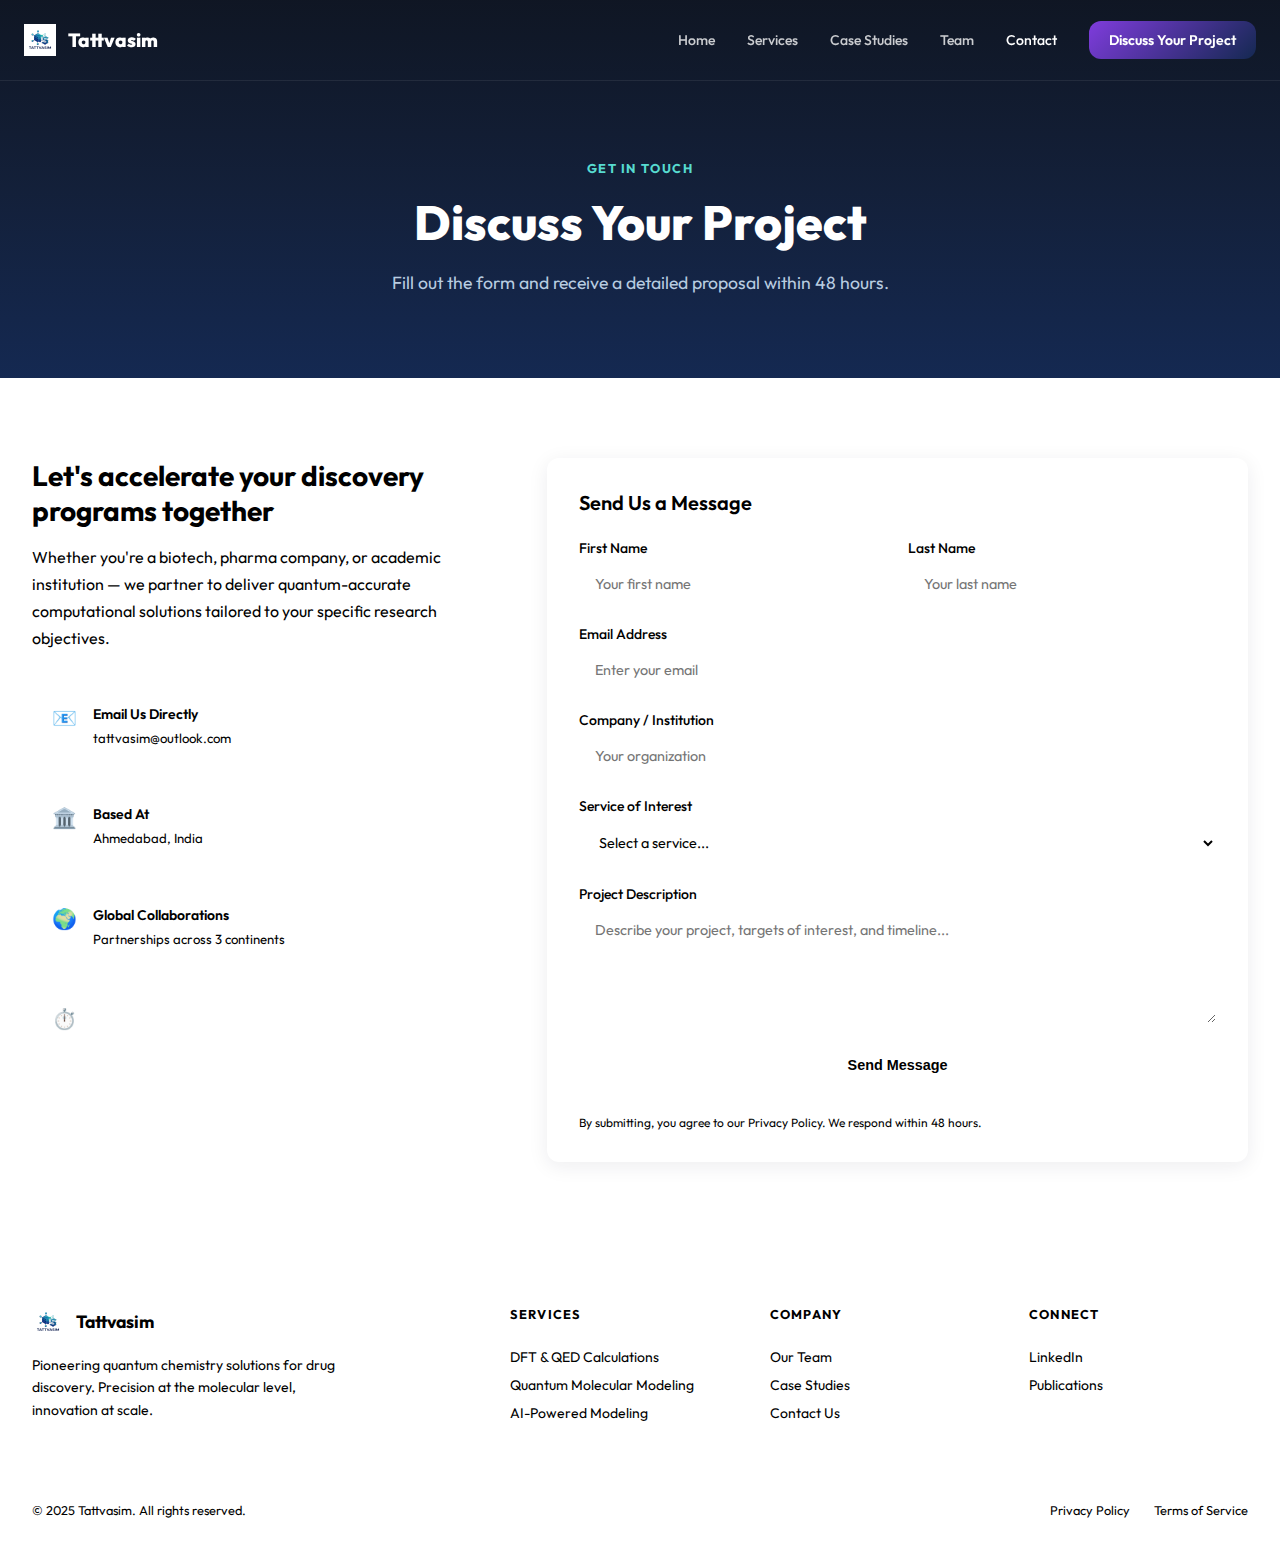
<file: contact.html>
<!DOCTYPE html>
<html lang="en">
<head>
  <meta charset="UTF-8" />
  <meta name="viewport" content="width=device-width, initial-scale=1.0" />
  <title>Contact | Tattvasim</title>
  <link rel="icon" href="favicon.ico" />
  <link rel="preconnect" href="https://fonts.googleapis.com" />
  <link rel="preconnect" href="https://fonts.gstatic.com" crossorigin />
  <link href="https://fonts.googleapis.com/css2?family=Outfit:wght@300;400;500;600;700;800&family=JetBrains+Mono:wght@400;500&display=swap" rel="stylesheet">
  <link rel="stylesheet" href="style.css" />
</head>
<body>
  <nav class="navbar" id="navbar">
    <div class="nav-container">
      <a href="index.html" class="nav-logo">
        <img src="assets/tattvasim-logo-ddbl-6zo.png" alt="Tattvasim" class="logo-img" />
        <span class="logo-text">Tattvasim</span>
      </a>
      <div class="nav-links" id="navLinks">
        <a href="index.html" class="nav-link">Home</a>
        <a href="services.html" class="nav-link">Services</a>
        <a href="case-studies.html" class="nav-link">Case Studies</a>
        <a href="team.html" class="nav-link">Team</a>
        <a href="contact.html" class="nav-link active">Contact</a>
        <a href="contact.html" class="nav-cta">Discuss Your Project</a>
      </div>
      <button class="hamburger" id="hamburger"><span></span><span></span><span></span></button>
    </div>
  </nav>

  <section class="page-hero">
    <div class="container">
      <div class="section-label" style="color:hsl(175,65%,60%); margin-bottom:1rem;">Get In Touch</div>
      <h1>Discuss Your Project</h1>
      <p>Fill out the form and receive a detailed proposal within 48 hours.</p>
    </div>
  </section>

  <section class="contact-section">
    <div class="container">
      <div class="contact-grid">
        <div class="contact-info">
          <h2>Let's accelerate your discovery programs together</h2>
          <p>Whether you're a biotech, pharma company, or academic institution — we partner to deliver quantum-accurate computational solutions tailored to your specific research objectives.</p>

          <div class="contact-method">
            <div class="contact-method-icon">📧</div>
            <div>
              <h4>Email Us Directly</h4>
              <p>tattvasim@outlook.com</p>
            </div>
          </div>
          <div class="contact-method">
            <div class="contact-method-icon">🏛️</div>
            <div>
              <h4>Based At</h4>
              <p>Ahmedabad, India</p>
            </div>
          </div>
          <div class="contact-method">
            <div class="contact-method-icon">🌍</div>
            <div>
              <h4>Global Collaborations</h4>
              <p>Partnerships across 3 continents</p>
            </div>
          </div>
          <div class="contact-method">
            <div class="contact-method-icon">⏱️</div>
            </div>
        </div>

        <div class="contact-form" id="contactForm">
          <h3>Send Us a Message</h3>
          <div class="form-grid">
            <div style="display:grid; grid-template-columns:1fr 1fr; gap:1.25rem;">
              <div class="form-group">
                <label for="firstName">First Name</label>
                <input type="text" id="firstName" placeholder="Your first name" />
              </div>
              <div class="form-group">
                <label for="lastName">Last Name</label>
                <input type="text" id="lastName" placeholder="Your last name" />
              </div>
            </div>
            <div class="form-group">
              <label for="email">Email Address</label>
              <input type="email" id="email" placeholder="Enter your email" />
            </div>
            <div class="form-group">
              <label for="company">Company / Institution</label>
              <input type="text" id="company" placeholder="Your organization" />
            </div>
            <div class="form-group">
              <label for="service">Service of Interest</label>
              <select id="service">
                <option value="">Select a service...</option>
                <option>DFT & QED Calculations</option>
                <option>Quantum Molecular Modeling</option>
                <option>AI-Powered Modeling</option>
                <option>ADMET Predictions</option>
                <option>Molecular Simulations</option>
                <option>Custom Pipelines</option>
                <option>Other / Multiple</option>
              </select>
            </div>
            <div class="form-group">
              <label for="message">Project Description</label>
              <textarea id="message" rows="5" placeholder="Describe your project, targets of interest, and timeline..."></textarea>
            </div>
            <button onclick="submitForm()" class="btn-primary" style="width:100%; justify-content:center; padding: 0.875rem;">
              Send Message
            </button>
            <p class="form-note">By submitting, you agree to our <a href="#">Privacy Policy</a>. We respond within 48 hours.</p>
          </div>
        </div>

        <div class="contact-form" id="successMessage" style="display:none; text-align:center; padding:3rem 2rem;">
          <div style="font-size:3rem; margin-bottom:1rem;">✅</div>
          <h3 style="color:hsl(220,40%,13%); margin-bottom:0.75rem;">Request Submitted!</h3>
          <p style="color:hsl(220,15%,46%); line-height:1.7;">Thank you for reaching out. Our team will review your project details and send you a detailed proposal within 48 hours.</p>
        </div>
      </div>
    </div>
  </section>

  <footer class="footer">
    <div class="container">
      <div class="footer-grid">
        <div class="footer-brand">
          <div class="footer-logo">
            <img src="assets/tattvasim-logo-ddbl-6zo.png" alt="Tattvasim" class="footer-logo-img" />
            <span>Tattvasim</span>
          </div>
          <p>Pioneering quantum chemistry solutions for drug discovery. Precision at the molecular level, innovation at scale.</p>
        </div>
        <div class="footer-col">
          <h4>Services</h4>
          <a href="services.html">DFT & QED Calculations</a>
          <a href="services.html">Quantum Molecular Modeling</a>
          <a href="services.html">AI-Powered Modeling</a>
        </div>
        <div class="footer-col">
          <h4>Company</h4>
          <a href="team.html">Our Team</a>
          <a href="case-studies.html">Case Studies</a>
          <a href="contact.html">Contact Us</a>
        </div>
        <div class="footer-col">
          <h4>Connect</h4>
          <a href="#">LinkedIn</a>
          <a href="#">Publications</a>
        </div>
      </div>
      <div class="footer-bottom">
        <span>© 2025 Tattvasim. All rights reserved.</span>
        <div class="footer-links"><a href="#">Privacy Policy</a><a href="#">Terms of Service</a></div>
      </div>
    </div>
  </footer>
  <script src="main.js"></script>
  <script>
    function submitForm() {
      const email = document.getElementById('email').value;
      const firstName = document.getElementById('firstName').value;
      if (!email || !firstName) { alert('Please fill in at least your name and email.'); return; }
      document.getElementById('contactForm').style.display = 'none';
      document.getElementById('successMessage').style.display = 'block';
    }
  </script>
</body>
</html>
</file>
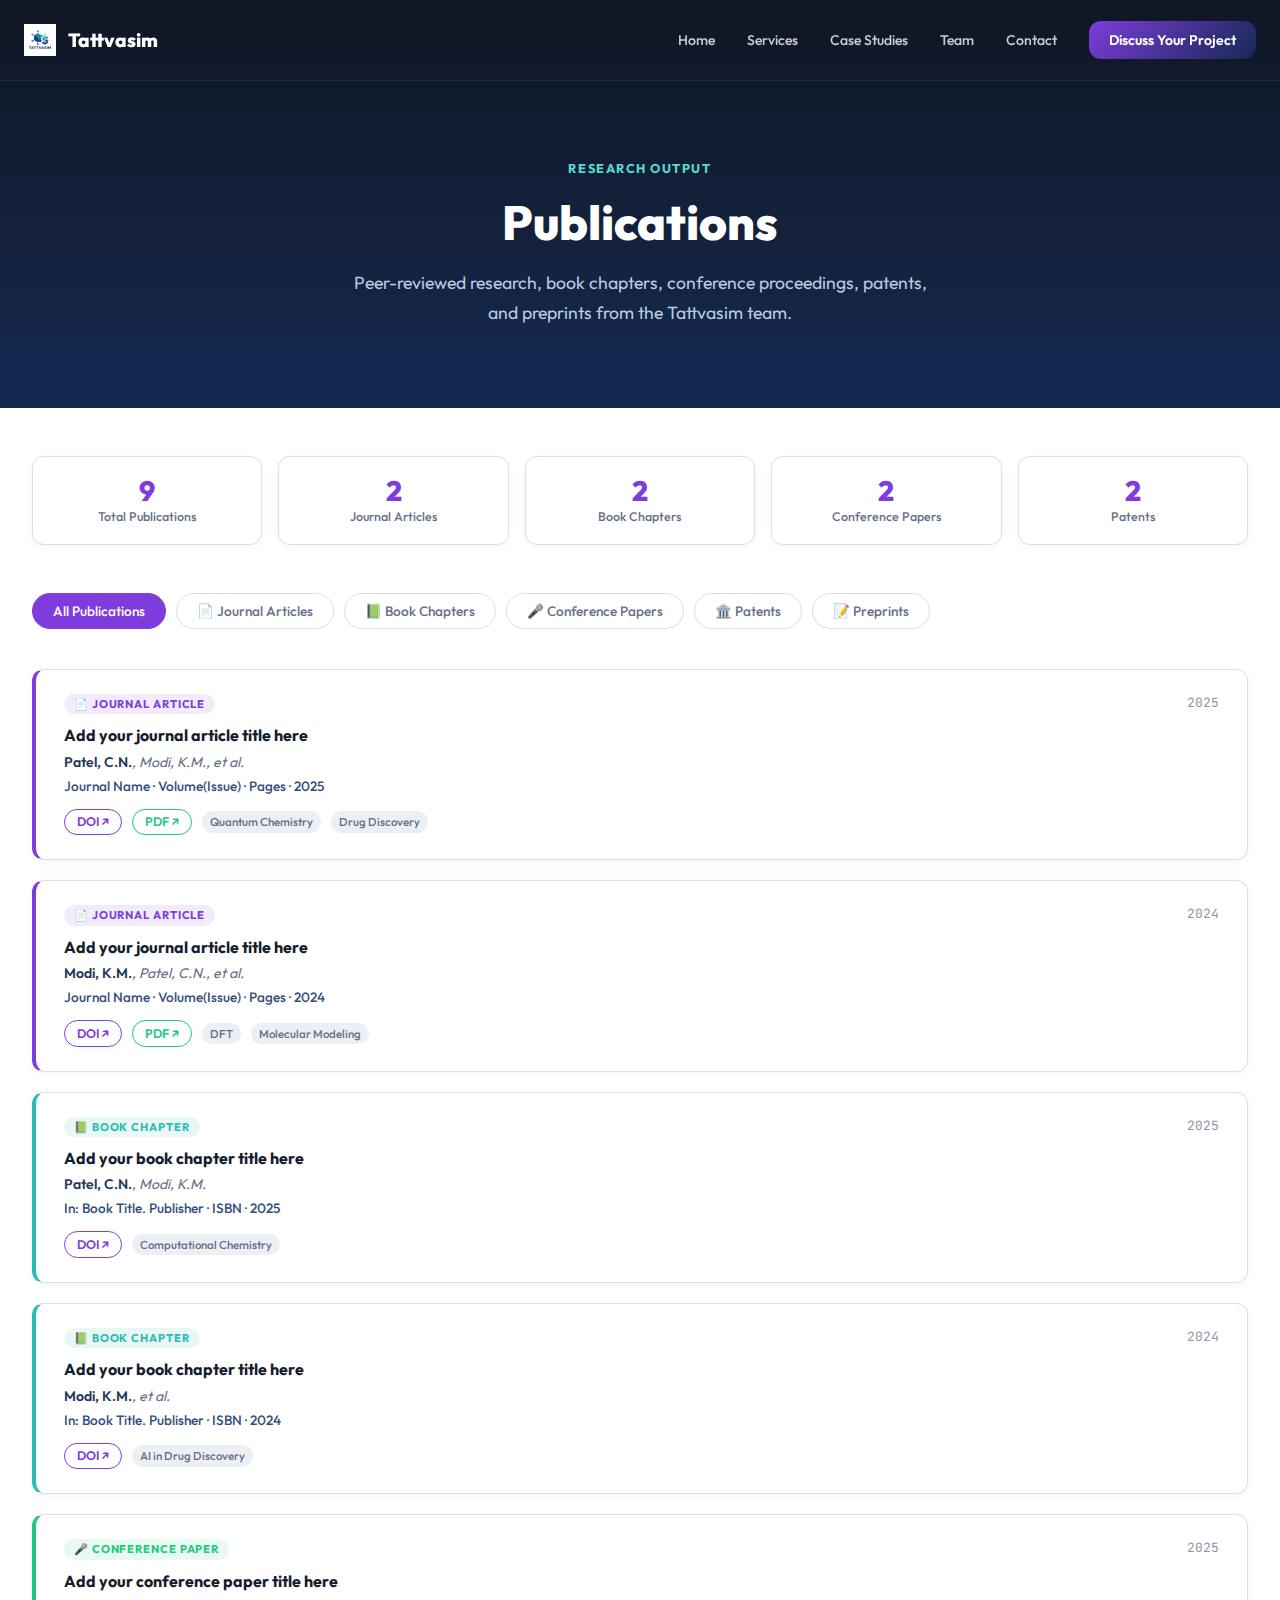
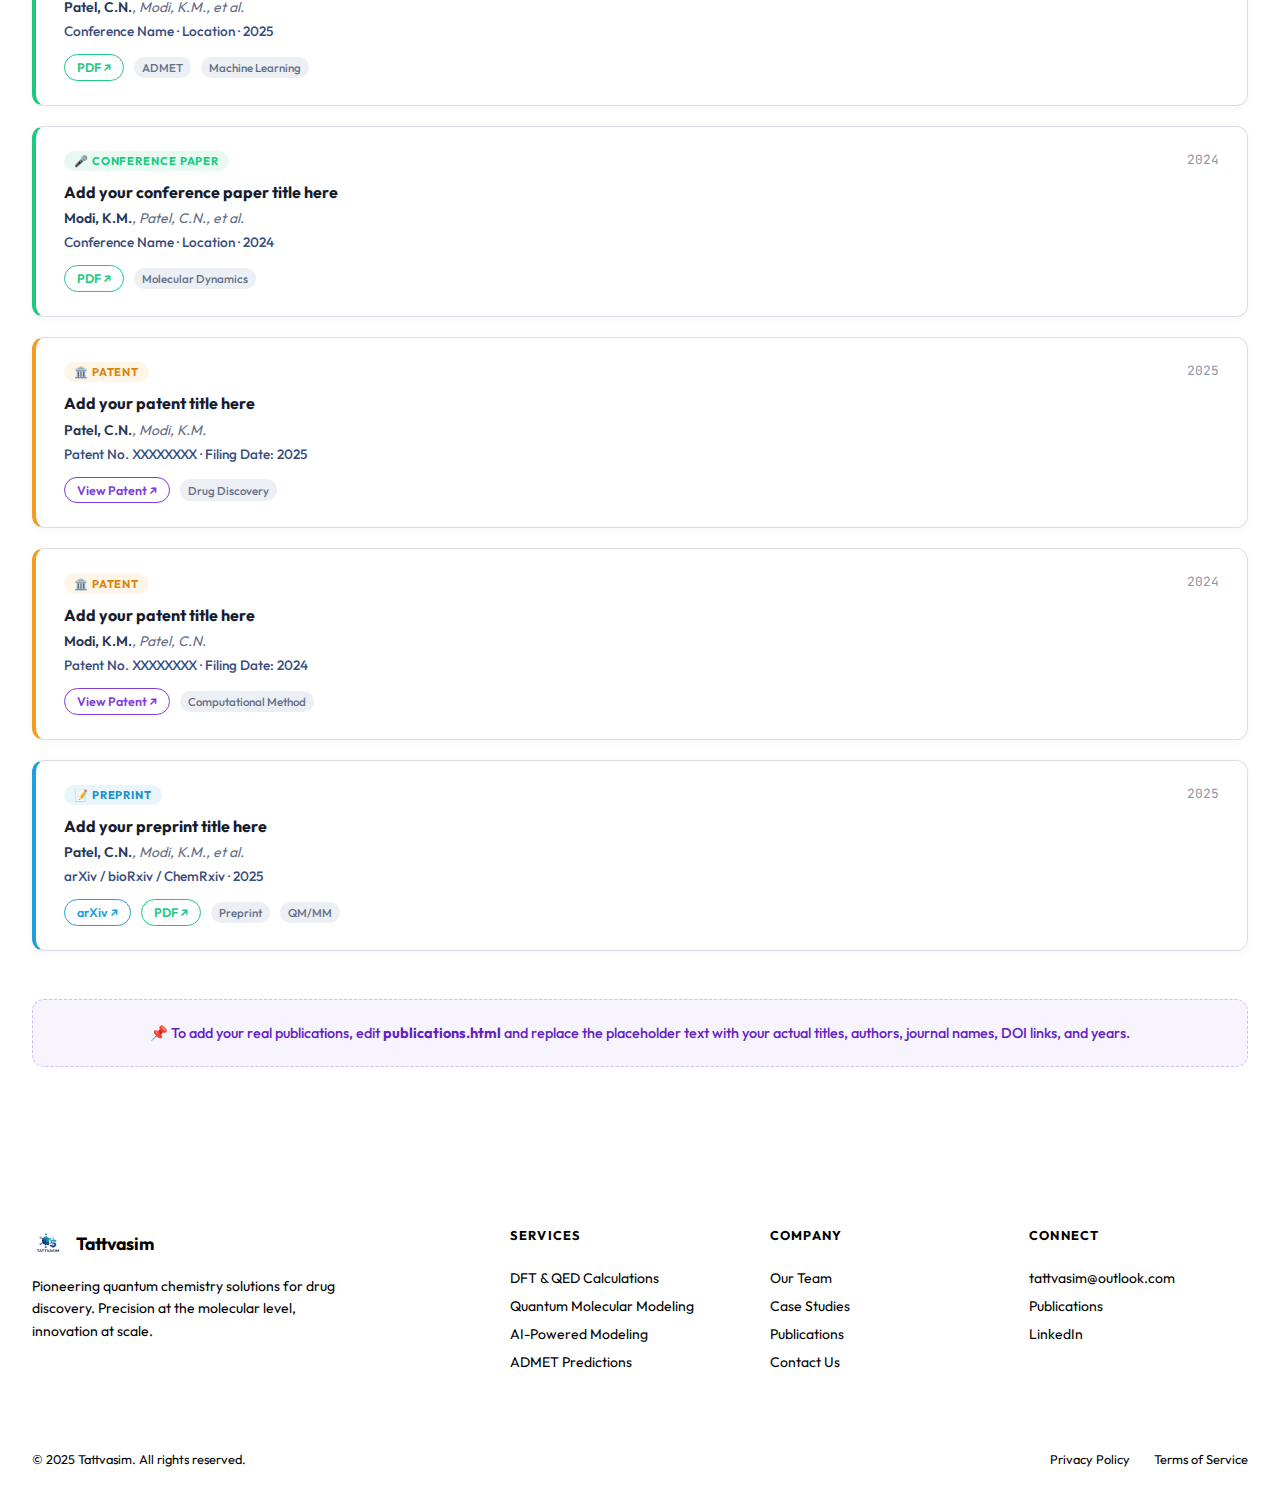
<file: publications.html>
<!DOCTYPE html>
<html lang="en">
<head>
  <meta charset="UTF-8" />
  <meta name="viewport" content="width=device-width, initial-scale=1.0" />
  <title>Publications | Tattvasim</title>
  <link rel="icon" href="favicon.ico" />
  <link rel="preconnect" href="https://fonts.googleapis.com" />
  <link rel="preconnect" href="https://fonts.gstatic.com" crossorigin />
  <link href="https://fonts.googleapis.com/css2?family=Outfit:wght@300;400;500;600;700;800&family=JetBrains+Mono:wght@400;500&display=swap" rel="stylesheet">
  <link rel="stylesheet" href="style.css" />
  <style>
    /* ── FILTER TABS ── */
    .pub-filters {
      display: flex;
      flex-wrap: wrap;
      gap: 0.625rem;
      margin-bottom: 2.5rem;
    }
    .filter-btn {
      padding: 0.5rem 1.25rem;
      border: 1.5px solid hsl(220, 20%, 88%);
      border-radius: 100px;
      background: white;
      font-family: 'Outfit', sans-serif;
      font-size: 0.85rem;
      font-weight: 500;
      color: hsl(220, 15%, 46%);
      cursor: pointer;
      transition: all 0.2s;
    }
    .filter-btn:hover {
      border-color: hsl(265, 70%, 55%);
      color: hsl(265, 70%, 55%);
    }
    .filter-btn.active {
      background: hsl(265, 70%, 55%);
      border-color: hsl(265, 70%, 55%);
      color: white;
    }

    /* ── PUBLICATION CARD ── */
    .pub-list { display: flex; flex-direction: column; gap: 1.25rem; }

    .pub-card {
      background: white;
      border: 1px solid hsl(220, 20%, 88%);
      border-left: 4px solid transparent;
      border-radius: 0.75rem;
      padding: 1.5rem 1.75rem;
      box-shadow: 0 2px 8px hsl(220, 40%, 13%, 0.04);
      transition: all 0.25s;
    }
    .pub-card:hover {
      box-shadow: 0 8px 30px hsl(220, 40%, 13%, 0.1);
      transform: translateY(-2px);
    }
    .pub-card[data-type="journal"] { border-left-color: hsl(265, 70%, 55%); }
    .pub-card[data-type="book"]    { border-left-color: hsl(175, 65%, 45%); }
    .pub-card[data-type="conference"] { border-left-color: hsl(155, 75%, 45%); }
    .pub-card[data-type="patent"]  { border-left-color: hsl(35, 90%, 55%);  }
    .pub-card[data-type="preprint"]{ border-left-color: hsl(200, 75%, 50%); }

    .pub-card.hidden { display: none; }

    .pub-top {
      display: flex;
      align-items: flex-start;
      justify-content: space-between;
      gap: 1rem;
      margin-bottom: 0.625rem;
    }

    .pub-badge {
      display: inline-flex;
      align-items: center;
      gap: 0.375rem;
      padding: 0.2rem 0.625rem;
      border-radius: 100px;
      font-size: 0.7rem;
      font-weight: 700;
      letter-spacing: 0.08em;
      text-transform: uppercase;
      white-space: nowrap;
      flex-shrink: 0;
    }
    .badge-journal   { background: hsl(265,70%,55%,0.1); color: hsl(265,70%,55%); }
    .badge-book      { background: hsl(175,65%,45%,0.1); color: hsl(175,65%,45%); }
    .badge-conference{ background: hsl(155,75%,45%,0.1); color: hsl(155,75%,45%); }
    .badge-patent    { background: hsl(35,90%,55%,0.1);  color: hsl(35,90%,45%);  }
    .badge-preprint  { background: hsl(200,75%,50%,0.1); color: hsl(200,75%,45%); }

    .pub-year {
      font-family: 'JetBrains Mono', monospace;
      font-size: 0.8rem;
      color: hsl(220, 15%, 60%);
      flex-shrink: 0;
    }

    .pub-title {
      font-size: 1rem;
      font-weight: 700;
      color: hsl(220, 40%, 13%);
      line-height: 1.4;
      margin-bottom: 0.375rem;
    }
    .pub-title a { color: inherit; transition: color 0.2s; }
    .pub-title a:hover { color: hsl(265, 70%, 55%); }

    .pub-authors {
      font-size: 0.875rem;
      color: hsl(220, 15%, 46%);
      margin-bottom: 0.375rem;
      font-style: italic;
    }
    .pub-authors strong {
      color: hsl(220, 40%, 25%);
      font-style: normal;
      font-weight: 600;
    }

    .pub-journal {
      font-size: 0.85rem;
      color: hsl(220, 40%, 35%);
      font-weight: 500;
      margin-bottom: 0.875rem;
    }

    .pub-footer {
      display: flex;
      flex-wrap: wrap;
      align-items: center;
      gap: 0.625rem;
      margin-top: 0.75rem;
    }

    .pub-link {
      display: inline-flex;
      align-items: center;
      gap: 0.3rem;
      padding: 0.3rem 0.75rem;
      border-radius: 100px;
      font-size: 0.78rem;
      font-weight: 600;
      border: 1.5px solid;
      transition: all 0.2s;
      cursor: pointer;
    }
    .pub-link-doi   { border-color: hsl(265,70%,55%); color: hsl(265,70%,55%); }
    .pub-link-doi:hover { background: hsl(265,70%,55%); color: white; }
    .pub-link-pdf   { border-color: hsl(155,75%,45%); color: hsl(155,75%,45%); }
    .pub-link-pdf:hover { background: hsl(155,75%,45%); color: white; }
    .pub-link-arxiv { border-color: hsl(200,75%,50%); color: hsl(200,75%,50%); }
    .pub-link-arxiv:hover { background: hsl(200,75%,50%); color: white; }

    .pub-tag {
      display: inline-block;
      padding: 0.2rem 0.5rem;
      background: hsl(215, 25%, 94%);
      color: hsl(220, 15%, 46%);
      border-radius: 100px;
      font-size: 0.72rem;
      font-weight: 500;
    }

    /* ── STATS BAR ── */
    .pub-stats {
      display: grid;
      grid-template-columns: repeat(2, 1fr);
      gap: 1rem;
      margin-bottom: 3rem;
    }
    @media(min-width: 640px) { .pub-stats { grid-template-columns: repeat(5, 1fr); } }

    .pub-stat {
      background: white;
      border: 1px solid hsl(220, 20%, 88%);
      border-radius: 0.75rem;
      padding: 1.25rem;
      text-align: center;
      box-shadow: 0 2px 8px hsl(220, 40%, 13%, 0.04);
    }
    .pub-stat-num {
      font-size: 1.75rem;
      font-weight: 800;
      color: hsl(265, 70%, 55%);
      line-height: 1;
      margin-bottom: 0.25rem;
    }
    .pub-stat-label {
      font-size: 0.78rem;
      color: hsl(220, 15%, 46%);
      font-weight: 500;
    }

    /* ── EMPTY STATE ── */
    .empty-state {
      display: none;
      text-align: center;
      padding: 4rem 2rem;
      color: hsl(220, 15%, 60%);
    }
    .empty-state-icon { font-size: 3rem; margin-bottom: 1rem; }
  </style>
</head>
<body>

  <!-- NAVBAR -->
  <nav class="navbar" id="navbar">
    <div class="nav-container">
      <a href="index.html" class="nav-logo">
        <img src="assets/tattvasim-logo-ddbl-6zo.png" alt="Tattvasim" class="logo-img" />
        <span class="logo-text">Tattvasim</span>
      </a>
      <div class="nav-links" id="navLinks">
        <a href="index.html" class="nav-link">Home</a>
        <a href="services.html" class="nav-link">Services</a>
        <a href="case-studies.html" class="nav-link">Case Studies</a>
        <a href="team.html" class="nav-link">Team</a>
        <a href="contact.html" class="nav-link">Contact</a>
        <a href="contact.html" class="nav-cta">Discuss Your Project</a>
      </div>
      <button class="hamburger" id="hamburger"><span></span><span></span><span></span></button>
    </div>
  </nav>

  <!-- PAGE HERO -->
  <section class="page-hero">
    <div class="container">
      <div class="section-label" style="color:hsl(175,65%,60%); margin-bottom:1rem;">Research Output</div>
      <h1>Publications</h1>
      <p>Peer-reviewed research, book chapters, conference proceedings, patents, and preprints from the Tattvasim team.</p>
    </div>
  </section>

  <section class="section" style="padding-top: 3rem;">
    <div class="container">

      <!-- STATS -->
      <div class="pub-stats">
        <div class="pub-stat">
          <div class="pub-stat-num" id="count-all">0</div>
          <div class="pub-stat-label">Total Publications</div>
        </div>
        <div class="pub-stat">
          <div class="pub-stat-num" id="count-journal">0</div>
          <div class="pub-stat-label">Journal Articles</div>
        </div>
        <div class="pub-stat">
          <div class="pub-stat-num" id="count-book">0</div>
          <div class="pub-stat-label">Book Chapters</div>
        </div>
        <div class="pub-stat">
          <div class="pub-stat-num" id="count-conference">0</div>
          <div class="pub-stat-label">Conference Papers</div>
        </div>
        <div class="pub-stat">
          <div class="pub-stat-num" id="count-patent">0</div>
          <div class="pub-stat-label">Patents</div>
        </div>
      </div>

      <!-- FILTER TABS -->
      <div class="pub-filters">
        <button class="filter-btn active" onclick="filterPubs('all', this)">All Publications</button>
        <button class="filter-btn" onclick="filterPubs('journal', this)">📄 Journal Articles</button>
        <button class="filter-btn" onclick="filterPubs('book', this)">📗 Book Chapters</button>
        <button class="filter-btn" onclick="filterPubs('conference', this)">🎤 Conference Papers</button>
        <button class="filter-btn" onclick="filterPubs('patent', this)">🏛️ Patents</button>
        <button class="filter-btn" onclick="filterPubs('preprint', this)">📝 Preprints</button>
      </div>

      <!-- PUBLICATION LIST -->
      <div class="pub-list" id="pubList">

        <!-- ── JOURNAL ARTICLES ── -->
        <div class="pub-card" data-type="journal">
          <div class="pub-top">
            <span class="pub-badge badge-journal">📄 Journal Article</span>
            <span class="pub-year">2025</span>
          </div>
          <div class="pub-title">
            <a href="#">Add your journal article title here</a>
          </div>
          <div class="pub-authors"><strong>Patel, C.N.</strong>, Modi, K.M., et al.</div>
          <div class="pub-journal">Journal Name · Volume(Issue) · Pages · 2025</div>
          <div class="pub-footer">
            <a href="#" class="pub-link pub-link-doi">DOI ↗</a>
            <a href="#" class="pub-link pub-link-pdf">PDF ↗</a>
            <span class="pub-tag">Quantum Chemistry</span>
            <span class="pub-tag">Drug Discovery</span>
          </div>
        </div>

        <div class="pub-card" data-type="journal">
          <div class="pub-top">
            <span class="pub-badge badge-journal">📄 Journal Article</span>
            <span class="pub-year">2024</span>
          </div>
          <div class="pub-title">
            <a href="#">Add your journal article title here</a>
          </div>
          <div class="pub-authors"><strong>Modi, K.M.</strong>, Patel, C.N., et al.</div>
          <div class="pub-journal">Journal Name · Volume(Issue) · Pages · 2024</div>
          <div class="pub-footer">
            <a href="#" class="pub-link pub-link-doi">DOI ↗</a>
            <a href="#" class="pub-link pub-link-pdf">PDF ↗</a>
            <span class="pub-tag">DFT</span>
            <span class="pub-tag">Molecular Modeling</span>
          </div>
        </div>

        <!-- ── BOOK CHAPTERS ── -->
        <div class="pub-card" data-type="book">
          <div class="pub-top">
            <span class="pub-badge badge-book">📗 Book Chapter</span>
            <span class="pub-year">2025</span>
          </div>
          <div class="pub-title">
            <a href="#">Add your book chapter title here</a>
          </div>
          <div class="pub-authors"><strong>Patel, C.N.</strong>, Modi, K.M.</div>
          <div class="pub-journal">In: Book Title. Publisher · ISBN · 2025</div>
          <div class="pub-footer">
            <a href="#" class="pub-link pub-link-doi">DOI ↗</a>
            <span class="pub-tag">Computational Chemistry</span>
          </div>
        </div>

        <div class="pub-card" data-type="book">
          <div class="pub-top">
            <span class="pub-badge badge-book">📗 Book Chapter</span>
            <span class="pub-year">2024</span>
          </div>
          <div class="pub-title">
            <a href="#">Add your book chapter title here</a>
          </div>
          <div class="pub-authors"><strong>Modi, K.M.</strong>, et al.</div>
          <div class="pub-journal">In: Book Title. Publisher · ISBN · 2024</div>
          <div class="pub-footer">
            <a href="#" class="pub-link pub-link-doi">DOI ↗</a>
            <span class="pub-tag">AI in Drug Discovery</span>
          </div>
        </div>

        <!-- ── CONFERENCE PAPERS ── -->
        <div class="pub-card" data-type="conference">
          <div class="pub-top">
            <span class="pub-badge badge-conference">🎤 Conference Paper</span>
            <span class="pub-year">2025</span>
          </div>
          <div class="pub-title">
            <a href="#">Add your conference paper title here</a>
          </div>
          <div class="pub-authors"><strong>Patel, C.N.</strong>, Modi, K.M., et al.</div>
          <div class="pub-journal">Conference Name · Location · 2025</div>
          <div class="pub-footer">
            <a href="#" class="pub-link pub-link-pdf">PDF ↗</a>
            <span class="pub-tag">ADMET</span>
            <span class="pub-tag">Machine Learning</span>
          </div>
        </div>

        <div class="pub-card" data-type="conference">
          <div class="pub-top">
            <span class="pub-badge badge-conference">🎤 Conference Paper</span>
            <span class="pub-year">2024</span>
          </div>
          <div class="pub-title">
            <a href="#">Add your conference paper title here</a>
          </div>
          <div class="pub-authors"><strong>Modi, K.M.</strong>, Patel, C.N., et al.</div>
          <div class="pub-journal">Conference Name · Location · 2024</div>
          <div class="pub-footer">
            <a href="#" class="pub-link pub-link-pdf">PDF ↗</a>
            <span class="pub-tag">Molecular Dynamics</span>
          </div>
        </div>

        <!-- ── PATENTS ── -->
        <div class="pub-card" data-type="patent">
          <div class="pub-top">
            <span class="pub-badge badge-patent">🏛️ Patent</span>
            <span class="pub-year">2025</span>
          </div>
          <div class="pub-title">
            <a href="#">Add your patent title here</a>
          </div>
          <div class="pub-authors"><strong>Patel, C.N.</strong>, Modi, K.M.</div>
          <div class="pub-journal">Patent No. XXXXXXXX · Filing Date: 2025</div>
          <div class="pub-footer">
            <a href="#" class="pub-link pub-link-doi">View Patent ↗</a>
            <span class="pub-tag">Drug Discovery</span>
          </div>
        </div>

        <div class="pub-card" data-type="patent">
          <div class="pub-top">
            <span class="pub-badge badge-patent">🏛️ Patent</span>
            <span class="pub-year">2024</span>
          </div>
          <div class="pub-title">
            <a href="#">Add your patent title here</a>
          </div>
          <div class="pub-authors"><strong>Modi, K.M.</strong>, Patel, C.N.</div>
          <div class="pub-journal">Patent No. XXXXXXXX · Filing Date: 2024</div>
          <div class="pub-footer">
            <a href="#" class="pub-link pub-link-doi">View Patent ↗</a>
            <span class="pub-tag">Computational Method</span>
          </div>
        </div>

        <!-- ── PREPRINTS ── -->
        <div class="pub-card" data-type="preprint">
          <div class="pub-top">
            <span class="pub-badge badge-preprint">📝 Preprint</span>
            <span class="pub-year">2025</span>
          </div>
          <div class="pub-title">
            <a href="#">Add your preprint title here</a>
          </div>
          <div class="pub-authors"><strong>Patel, C.N.</strong>, Modi, K.M., et al.</div>
          <div class="pub-journal">arXiv / bioRxiv / ChemRxiv · 2025</div>
          <div class="pub-footer">
            <a href="#" class="pub-link pub-link-arxiv">arXiv ↗</a>
            <a href="#" class="pub-link pub-link-pdf">PDF ↗</a>
            <span class="pub-tag">Preprint</span>
            <span class="pub-tag">QM/MM</span>
          </div>
        </div>

      </div>

      <!-- EMPTY STATE -->
      <div class="empty-state" id="emptyState">
        <div class="empty-state-icon">🔍</div>
        <p>No publications found in this category.</p>
      </div>

      <!-- ADD YOUR PUBLICATIONS NOTE -->
      <div style="margin-top:3rem; padding:1.5rem; background:hsl(265,70%,55%,0.06); border:1px dashed hsl(265,70%,55%,0.3); border-radius:0.75rem; text-align:center;">
        <p style="color:hsl(265,70%,45%); font-size:0.9rem; font-weight:500;">
          📌 To add your real publications, edit <strong>publications.html</strong> and replace the placeholder text with your actual titles, authors, journal names, DOI links, and years.
        </p>
      </div>

    </div>
  </section>

  <!-- FOOTER -->
  <footer class="footer">
    <div class="container">
      <div class="footer-grid">
        <div class="footer-brand">
          <div class="footer-logo">
            <img src="assets/tattvasim-logo-ddbl-6zo.png" alt="Tattvasim" class="footer-logo-img" />
            <span>Tattvasim</span>
          </div>
          <p>Pioneering quantum chemistry solutions for drug discovery. Precision at the molecular level, innovation at scale.</p>
        </div>
        <div class="footer-col">
          <h4>Services</h4>
          <a href="services.html">DFT & QED Calculations</a>
          <a href="services.html">Quantum Molecular Modeling</a>
          <a href="services.html">AI-Powered Modeling</a>
          <a href="services.html">ADMET Predictions</a>
        </div>
        <div class="footer-col">
          <h4>Company</h4>
          <a href="team.html">Our Team</a>
          <a href="case-studies.html">Case Studies</a>
          <a href="publications.html">Publications</a>
          <a href="contact.html">Contact Us</a>
        </div>
        <div class="footer-col">
          <h4>Connect</h4>
          <a href="mailto:tattvasim@outlook.com">tattvasim@outlook.com</a>
          <a href="publications.html">Publications</a>
          <a href="#">LinkedIn</a>
        </div>
      </div>
      <div class="footer-bottom">
        <span>© 2025 Tattvasim. All rights reserved.</span>
        <div class="footer-links">
          <a href="#">Privacy Policy</a>
          <a href="#">Terms of Service</a>
        </div>
      </div>
    </div>
  </footer>

  <script src="main.js"></script>
  <script>
    // Count publications per type
    const cards = document.querySelectorAll('.pub-card');
    const counts = { all: 0, journal: 0, book: 0, conference: 0, patent: 0, preprint: 0 };
    cards.forEach(c => {
      counts.all++;
      counts[c.dataset.type]++;
    });
    document.getElementById('count-all').textContent = counts.all;
    document.getElementById('count-journal').textContent = counts.journal;
    document.getElementById('count-book').textContent = counts.book;
    document.getElementById('count-conference').textContent = counts.conference;
    document.getElementById('count-patent').textContent = counts.patent;

    // Filter function
    function filterPubs(type, btn) {
      document.querySelectorAll('.filter-btn').forEach(b => b.classList.remove('active'));
      btn.classList.add('active');
      let visible = 0;
      cards.forEach(card => {
        if (type === 'all' || card.dataset.type === type) {
          card.classList.remove('hidden');
          visible++;
        } else {
          card.classList.add('hidden');
        }
      });
      document.getElementById('emptyState').style.display = visible === 0 ? 'block' : 'none';
    }
  </script>
</body>
</html>
</file>
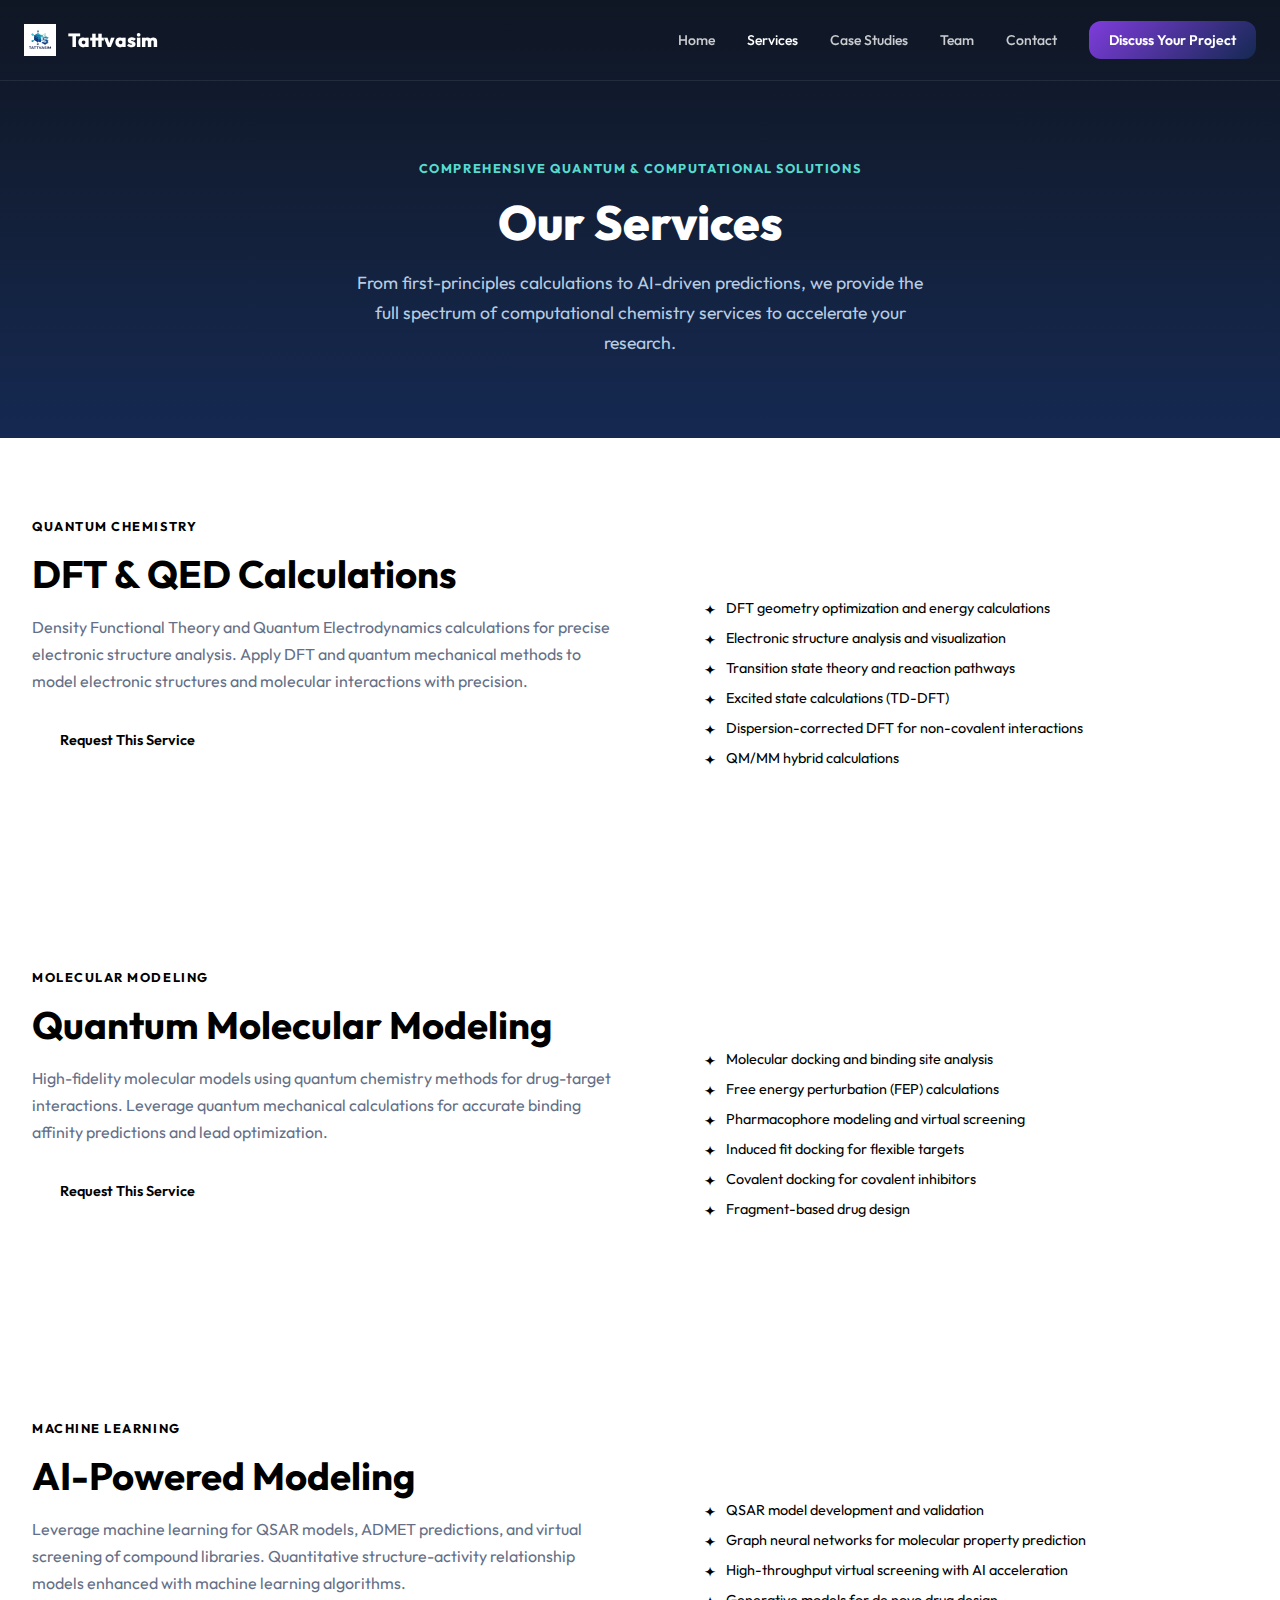
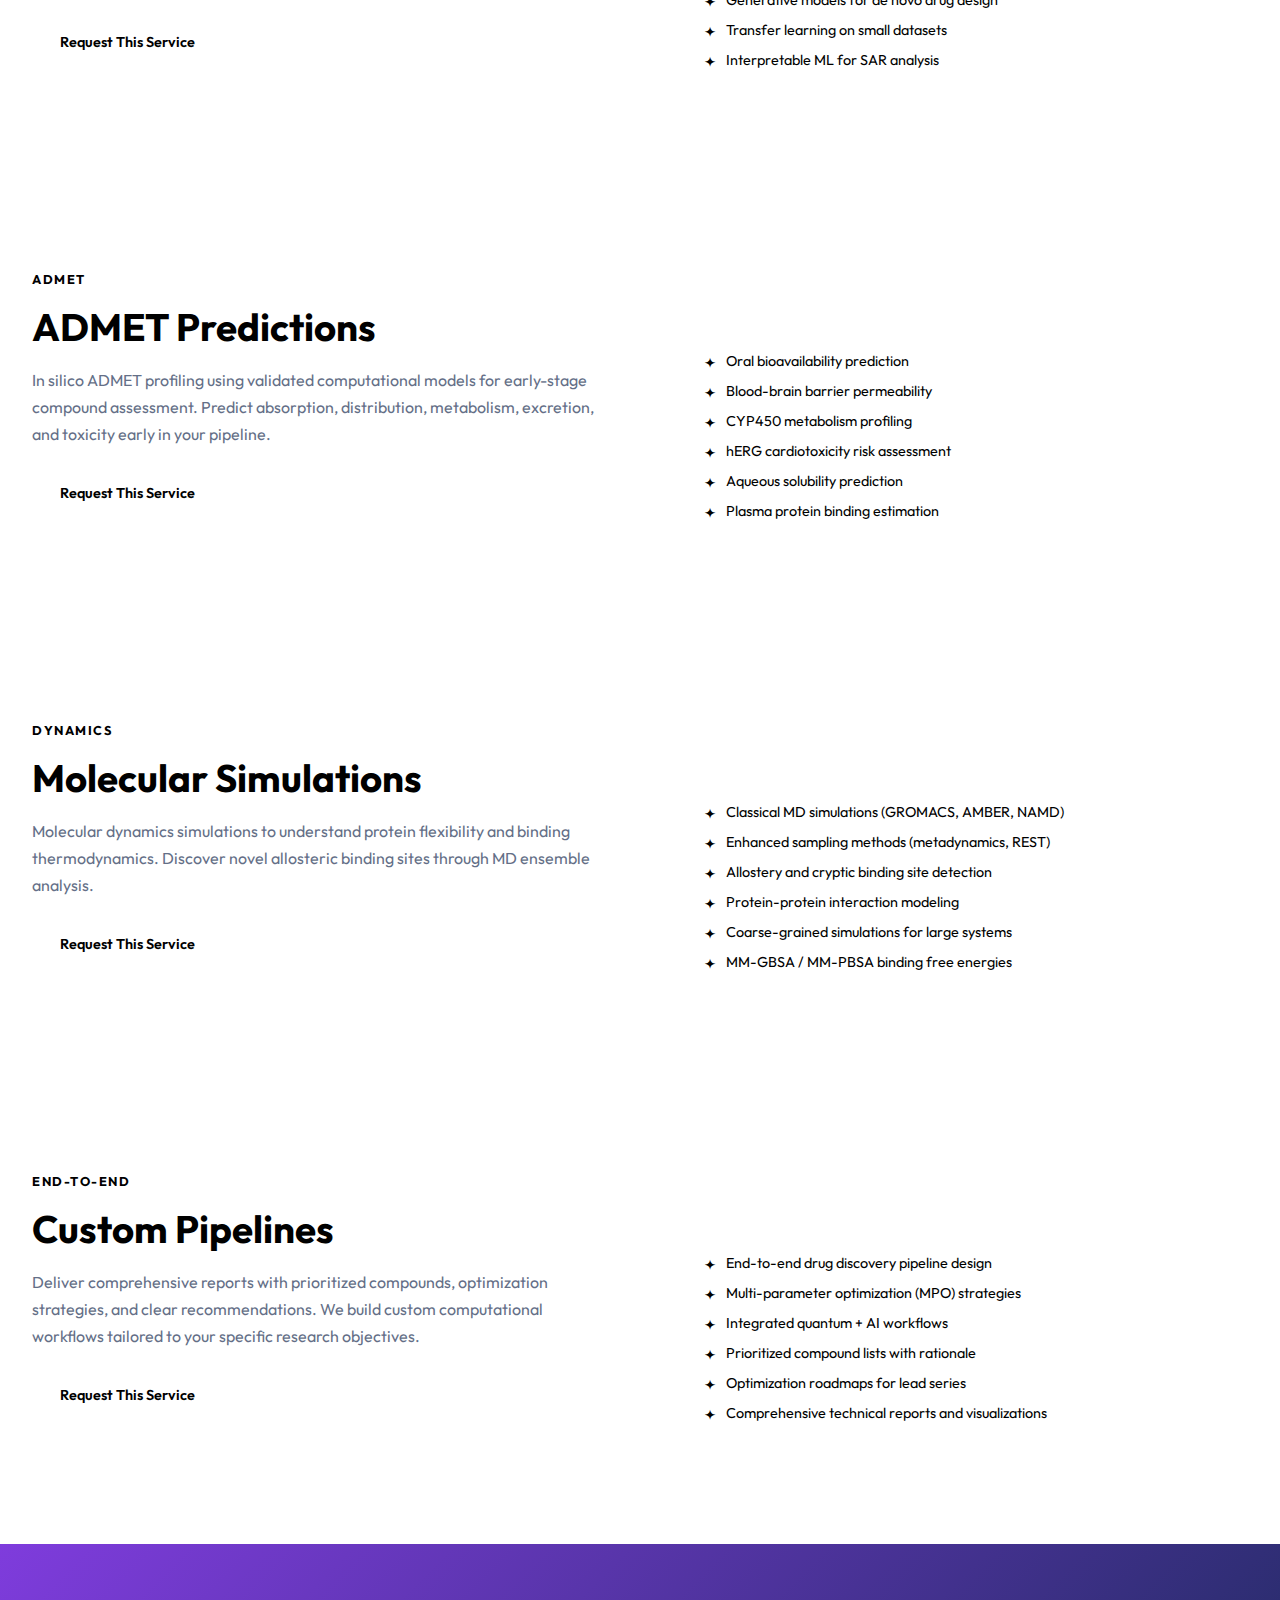
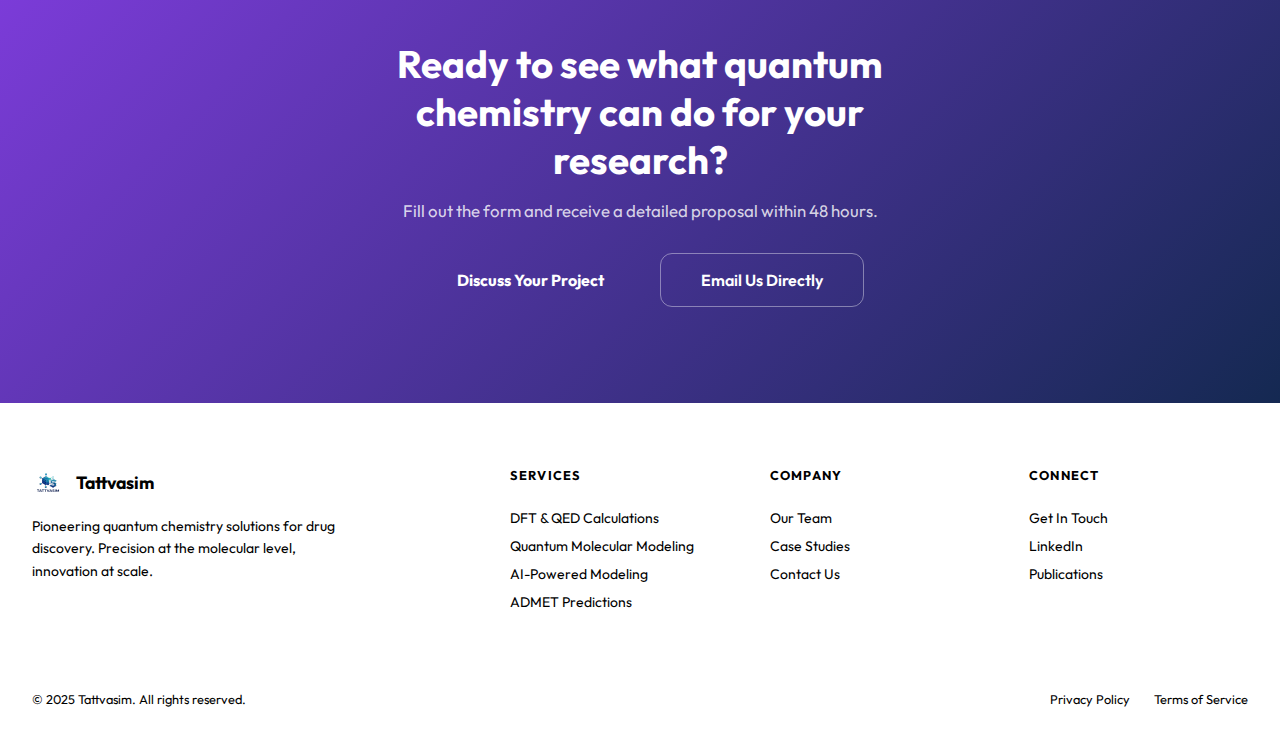
<file: services.html>
<!DOCTYPE html>
<html lang="en">
<head>
  <meta charset="UTF-8" />
  <meta name="viewport" content="width=device-width, initial-scale=1.0" />
  <title>Services | Tattvasim</title>
  <link rel="icon" href="favicon.ico" />
  <link rel="preconnect" href="https://fonts.googleapis.com" />
  <link rel="preconnect" href="https://fonts.gstatic.com" crossorigin />
  <link href="https://fonts.googleapis.com/css2?family=Outfit:wght@300;400;500;600;700;800&family=JetBrains+Mono:wght@400;500&display=swap" rel="stylesheet">
  <link rel="stylesheet" href="style.css" />
</head>
<body>
  <nav class="navbar" id="navbar">
    <div class="nav-container">
      <a href="index.html" class="nav-logo">
        <img src="assets/tattvasim-logo-ddbl-6zo.png" alt="Tattvasim" class="logo-img" />
        <span class="logo-text">Tattvasim</span>
      </a>
      <div class="nav-links" id="navLinks">
        <a href="index.html" class="nav-link">Home</a>
        <a href="services.html" class="nav-link active">Services</a>
        <a href="case-studies.html" class="nav-link">Case Studies</a>
        <a href="team.html" class="nav-link">Team</a>
        <a href="contact.html" class="nav-link">Contact</a>
        <a href="contact.html" class="nav-cta">Discuss Your Project</a>
      </div>
      <button class="hamburger" id="hamburger"><span></span><span></span><span></span></button>
    </div>
  </nav>

  <section class="page-hero">
    <div class="container">
      <div class="section-label" style="color: hsl(175,65%,60%); margin-bottom:1rem;">Comprehensive Quantum & Computational Solutions</div>
      <h1>Our Services</h1>
      <p>From first-principles calculations to AI-driven predictions, we provide the full spectrum of computational chemistry services to accelerate your research.</p>
    </div>
  </section>

  <div class="container">
    <div class="service-detail">
      <div class="service-detail-grid">
        <div>
          <div class="section-label">Quantum Chemistry</div>
          <h2 class="section-title">DFT & QED Calculations</h2>
          <p style="color:hsl(220,15%,46%); line-height:1.7; margin-bottom:1.5rem;">Density Functional Theory and Quantum Electrodynamics calculations for precise electronic structure analysis. Apply DFT and quantum mechanical methods to model electronic structures and molecular interactions with precision.</p>
          <a href="contact.html" class="btn-primary">Request This Service</a>
        </div>
        <div class="service-detail-visual">
          <h3>Capabilities</h3>
          <ul class="service-detail-list">
            <li>DFT geometry optimization and energy calculations</li>
            <li>Electronic structure analysis and visualization</li>
            <li>Transition state theory and reaction pathways</li>
            <li>Excited state calculations (TD-DFT)</li>
            <li>Dispersion-corrected DFT for non-covalent interactions</li>
            <li>QM/MM hybrid calculations</li>
          </ul>
        </div>
      </div>
    </div>

    <div class="service-detail">
      <div class="service-detail-grid">
        <div>
          <div class="section-label">Molecular Modeling</div>
          <h2 class="section-title">Quantum Molecular Modeling</h2>
          <p style="color:hsl(220,15%,46%); line-height:1.7; margin-bottom:1.5rem;">High-fidelity molecular models using quantum chemistry methods for drug-target interactions. Leverage quantum mechanical calculations for accurate binding affinity predictions and lead optimization.</p>
          <a href="contact.html" class="btn-primary">Request This Service</a>
        </div>
        <div class="service-detail-visual">
          <h3>Capabilities</h3>
          <ul class="service-detail-list">
            <li>Molecular docking and binding site analysis</li>
            <li>Free energy perturbation (FEP) calculations</li>
            <li>Pharmacophore modeling and virtual screening</li>
            <li>Induced fit docking for flexible targets</li>
            <li>Covalent docking for covalent inhibitors</li>
            <li>Fragment-based drug design</li>
          </ul>
        </div>
      </div>
    </div>

    <div class="service-detail">
      <div class="service-detail-grid">
        <div>
          <div class="section-label">Machine Learning</div>
          <h2 class="section-title">AI-Powered Modeling</h2>
          <p style="color:hsl(220,15%,46%); line-height:1.7; margin-bottom:1.5rem;">Leverage machine learning for QSAR models, ADMET predictions, and virtual screening of compound libraries. Quantitative structure-activity relationship models enhanced with machine learning algorithms.</p>
          <a href="contact.html" class="btn-primary">Request This Service</a>
        </div>
        <div class="service-detail-visual">
          <h3>Capabilities</h3>
          <ul class="service-detail-list">
            <li>QSAR model development and validation</li>
            <li>Graph neural networks for molecular property prediction</li>
            <li>High-throughput virtual screening with AI acceleration</li>
            <li>Generative models for de novo drug design</li>
            <li>Transfer learning on small datasets</li>
            <li>Interpretable ML for SAR analysis</li>
          </ul>
        </div>
      </div>
    </div>

    <div class="service-detail">
      <div class="service-detail-grid">
        <div>
          <div class="section-label">ADMET</div>
          <h2 class="section-title">ADMET Predictions</h2>
          <p style="color:hsl(220,15%,46%); line-height:1.7; margin-bottom:1.5rem;">In silico ADMET profiling using validated computational models for early-stage compound assessment. Predict absorption, distribution, metabolism, excretion, and toxicity early in your pipeline.</p>
          <a href="contact.html" class="btn-primary">Request This Service</a>
        </div>
        <div class="service-detail-visual">
          <h3>Capabilities</h3>
          <ul class="service-detail-list">
            <li>Oral bioavailability prediction</li>
            <li>Blood-brain barrier permeability</li>
            <li>CYP450 metabolism profiling</li>
            <li>hERG cardiotoxicity risk assessment</li>
            <li>Aqueous solubility prediction</li>
            <li>Plasma protein binding estimation</li>
          </ul>
        </div>
      </div>
    </div>

    <div class="service-detail">
      <div class="service-detail-grid">
        <div>
          <div class="section-label">Dynamics</div>
          <h2 class="section-title">Molecular Simulations</h2>
          <p style="color:hsl(220,15%,46%); line-height:1.7; margin-bottom:1.5rem;">Molecular dynamics simulations to understand protein flexibility and binding thermodynamics. Discover novel allosteric binding sites through MD ensemble analysis.</p>
          <a href="contact.html" class="btn-primary">Request This Service</a>
        </div>
        <div class="service-detail-visual">
          <h3>Capabilities</h3>
          <ul class="service-detail-list">
            <li>Classical MD simulations (GROMACS, AMBER, NAMD)</li>
            <li>Enhanced sampling methods (metadynamics, REST)</li>
            <li>Allostery and cryptic binding site detection</li>
            <li>Protein-protein interaction modeling</li>
            <li>Coarse-grained simulations for large systems</li>
            <li>MM-GBSA / MM-PBSA binding free energies</li>
          </ul>
        </div>
      </div>
    </div>

    <div class="service-detail">
      <div class="service-detail-grid">
        <div>
          <div class="section-label">End-to-End</div>
          <h2 class="section-title">Custom Pipelines</h2>
          <p style="color:hsl(220,15%,46%); line-height:1.7; margin-bottom:1.5rem;">Deliver comprehensive reports with prioritized compounds, optimization strategies, and clear recommendations. We build custom computational workflows tailored to your specific research objectives.</p>
          <a href="contact.html" class="btn-primary">Request This Service</a>
        </div>
        <div class="service-detail-visual">
          <h3>Capabilities</h3>
          <ul class="service-detail-list">
            <li>End-to-end drug discovery pipeline design</li>
            <li>Multi-parameter optimization (MPO) strategies</li>
            <li>Integrated quantum + AI workflows</li>
            <li>Prioritized compound lists with rationale</li>
            <li>Optimization roadmaps for lead series</li>
            <li>Comprehensive technical reports and visualizations</li>
          </ul>
        </div>
      </div>
    </div>
  </div>

  <section class="cta-section">
    <div class="container">
      <div class="cta-content">
        <h2>Ready to see what quantum chemistry can do for your research?</h2>
        <p>Fill out the form and receive a detailed proposal within 48 hours.</p>
        <div class="cta-actions">
          <a href="contact.html" class="btn-accent-lg">Discuss Your Project</a>
          <a href="mailto:info@tattvasim.com" class="btn-outline-white-lg">Email Us Directly</a>
        </div>
      </div>
    </div>
  </section>

  <footer class="footer">
    <div class="container">
      <div class="footer-grid">
        <div class="footer-brand">
          <div class="footer-logo">
            <img src="assets/tattvasim-logo-ddbl-6zo.png" alt="Tattvasim" class="footer-logo-img" />
            <span>Tattvasim</span>
          </div>
          <p>Pioneering quantum chemistry solutions for drug discovery. Precision at the molecular level, innovation at scale.</p>
        </div>
        <div class="footer-col">
          <h4>Services</h4>
          <a href="services.html">DFT & QED Calculations</a>
          <a href="services.html">Quantum Molecular Modeling</a>
          <a href="services.html">AI-Powered Modeling</a>
          <a href="services.html">ADMET Predictions</a>
        </div>
        <div class="footer-col">
          <h4>Company</h4>
          <a href="team.html">Our Team</a>
          <a href="case-studies.html">Case Studies</a>
          <a href="contact.html">Contact Us</a>
        </div>
        <div class="footer-col">
          <h4>Connect</h4>
          <a href="contact.html">Get In Touch</a>
          <a href="#">LinkedIn</a>
          <a href="#">Publications</a>
        </div>
      </div>
      <div class="footer-bottom">
        <span>© 2025 Tattvasim. All rights reserved.</span>
        <div class="footer-links"><a href="#">Privacy Policy</a><a href="#">Terms of Service</a></div>
      </div>
    </div>
  </footer>
  <script src="main.js"></script>
</body>
</html>
</file>
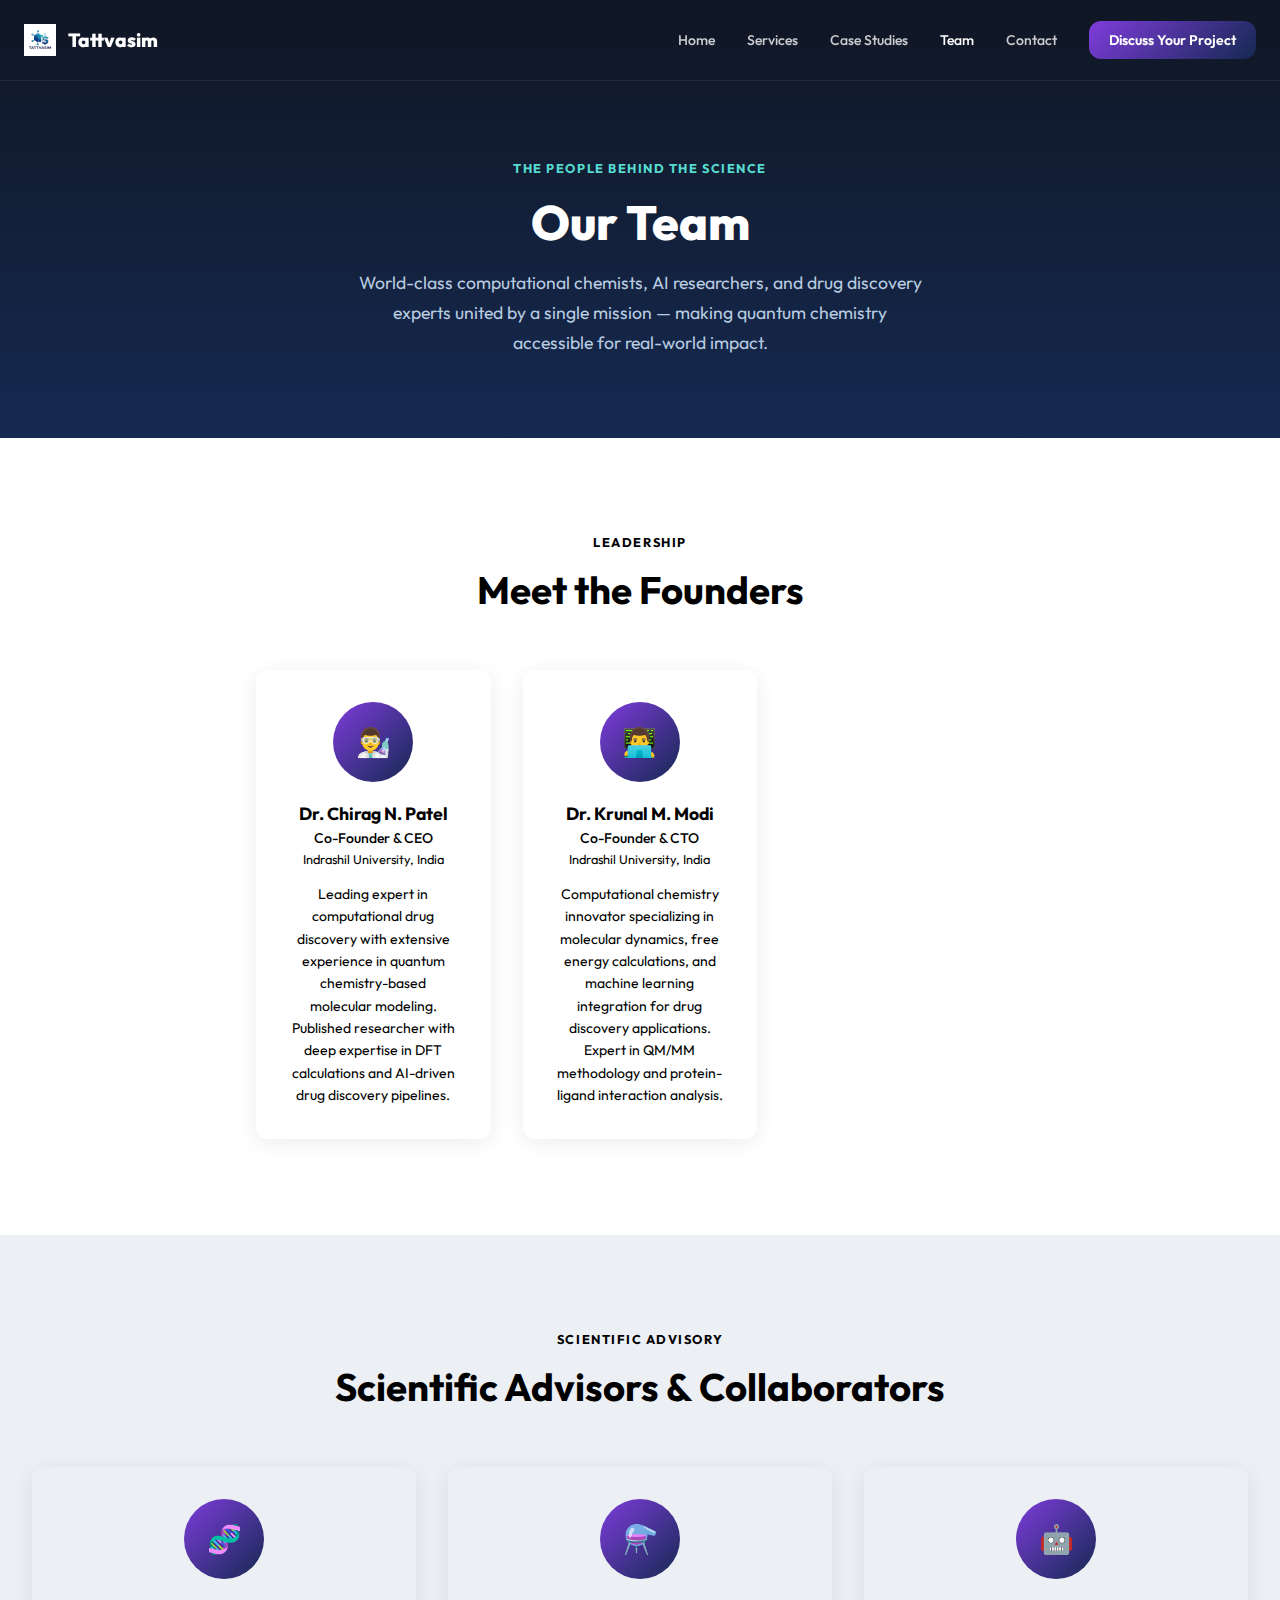
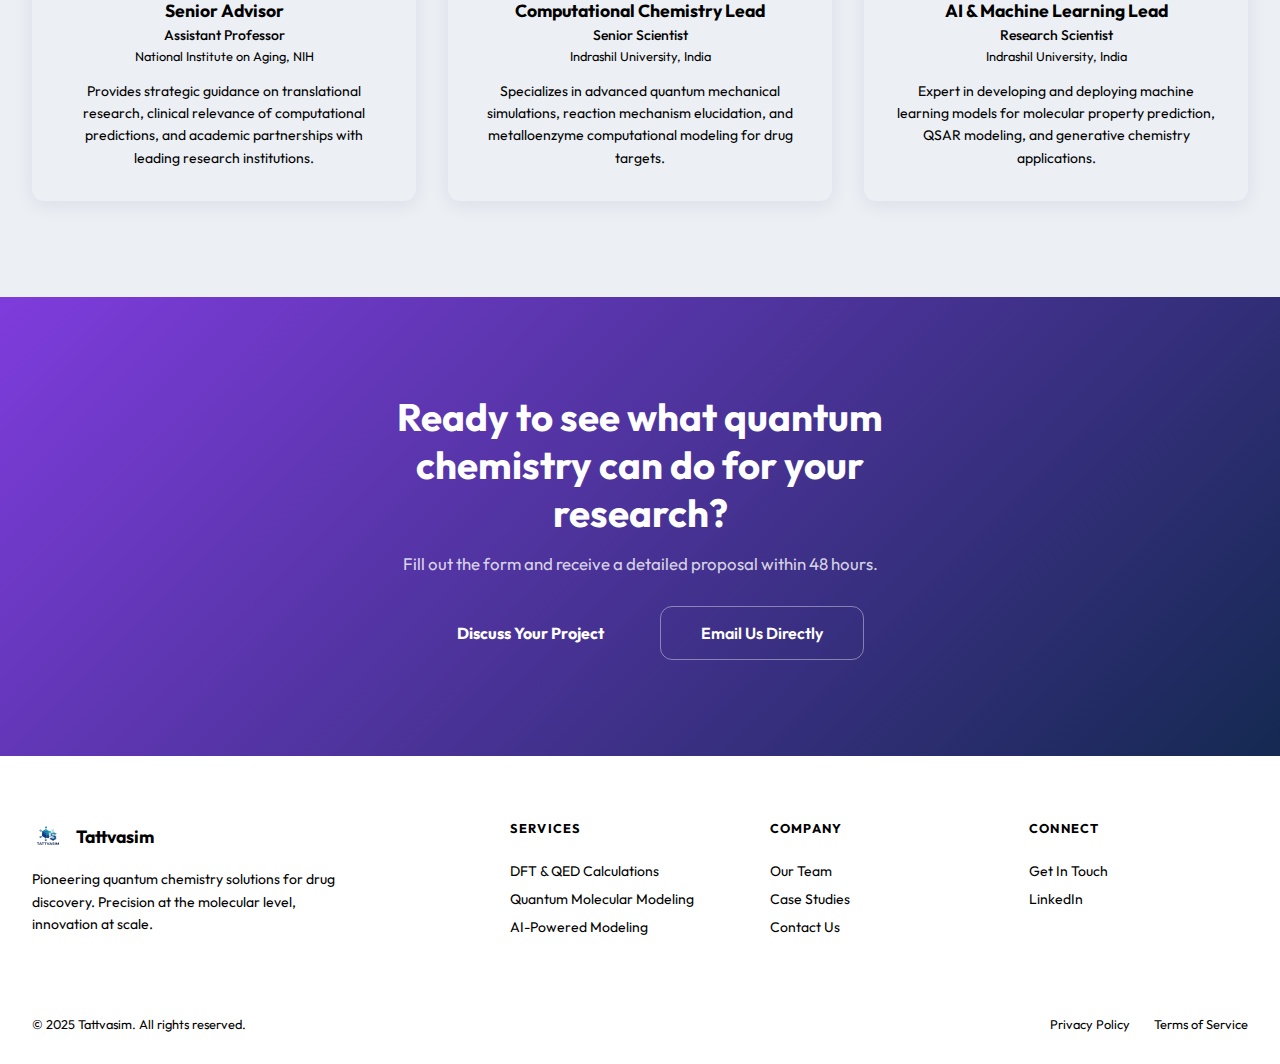
<file: team.html>
<!DOCTYPE html>
<html lang="en">
<head>
  <meta charset="UTF-8" />
  <meta name="viewport" content="width=device-width, initial-scale=1.0" />
  <title>Team | Tattvasim</title>
  <link rel="icon" href="favicon.ico" />
  <link rel="preconnect" href="https://fonts.googleapis.com" />
  <link rel="preconnect" href="https://fonts.gstatic.com" crossorigin />
  <link href="https://fonts.googleapis.com/css2?family=Outfit:wght@300;400;500;600;700;800&family=JetBrains+Mono:wght@400;500&display=swap" rel="stylesheet">
  <link rel="stylesheet" href="style.css" />
</head>
<body>
  <nav class="navbar" id="navbar">
    <div class="nav-container">
      <a href="index.html" class="nav-logo">
        <img src="assets/tattvasim-logo-ddbl-6zo.png" alt="Tattvasim" class="logo-img" />
        <span class="logo-text">Tattvasim</span>
      </a>
      <div class="nav-links" id="navLinks">
        <a href="index.html" class="nav-link">Home</a>
        <a href="services.html" class="nav-link">Services</a>
        <a href="case-studies.html" class="nav-link">Case Studies</a>
        <a href="team.html" class="nav-link active">Team</a>
        <a href="contact.html" class="nav-link">Contact</a>
        <a href="contact.html" class="nav-cta">Discuss Your Project</a>
      </div>
      <button class="hamburger" id="hamburger"><span></span><span></span><span></span></button>
    </div>
  </nav>

  <section class="page-hero">
    <div class="container">
      <div class="section-label" style="color:hsl(175,65%,60%); margin-bottom:1rem;">The People Behind The Science</div>
      <h1>Our Team</h1>
      <p>World-class computational chemists, AI researchers, and drug discovery experts united by a single mission — making quantum chemistry accessible for real-world impact.</p>
    </div>
  </section>

  <section class="section">
    <div class="container">
      <div class="section-header centered">
        <div class="section-label">Leadership</div>
        <h2 class="section-title">Meet the Founders</h2>
      </div>
      <div class="team-grid" style="max-width: 48rem; margin: 0 auto;">
        <div class="team-card animate-fade-up">
          <div class="team-avatar">👨‍🔬</div>
          <h3>Dr. Chirag N. Patel</h3>
          <div class="role">Co-Founder & CEO</div>
          <div class="affiliation">Indrashil University, India</div>
          <p>Leading expert in computational drug discovery with extensive experience in quantum chemistry-based molecular modeling. Published researcher with deep expertise in DFT calculations and AI-driven drug discovery pipelines.</p>
        </div>
        <div class="team-card animate-fade-up delay-1">
          <div class="team-avatar">👨‍💻</div>
          <h3>Dr. Krunal M. Modi</h3>
          <div class="role">Co-Founder & CTO</div>
          <div class="affiliation">Indrashil University, India</div>
          <p>Computational chemistry innovator specializing in molecular dynamics, free energy calculations, and machine learning integration for drug discovery applications. Expert in QM/MM methodology and protein-ligand interaction analysis.</p>
        </div>
      </div>
    </div>
  </section>

  <section class="section" style="background: hsl(215, 25%, 94%);">
    <div class="container">
      <div class="section-header centered">
        <div class="section-label">Scientific Advisory</div>
        <h2 class="section-title">Scientific Advisors & Collaborators</h2>
      </div>
      <div class="team-grid">
        <div class="team-card animate-fade-up">
          <div class="team-avatar">🧬</div>
          <h3>Senior Advisor</h3>
          <div class="role">Assistant Professor</div>
          <div class="affiliation">National Institute on Aging, NIH</div>
          <p>Provides strategic guidance on translational research, clinical relevance of computational predictions, and academic partnerships with leading research institutions.</p>
        </div>
        <div class="team-card animate-fade-up delay-1">
          <div class="team-avatar">⚗️</div>
          <h3>Computational Chemistry Lead</h3>
          <div class="role">Senior Scientist</div>
          <div class="affiliation">Indrashil University, India</div>
          <p>Specializes in advanced quantum mechanical simulations, reaction mechanism elucidation, and metalloenzyme computational modeling for drug targets.</p>
        </div>
        <div class="team-card animate-fade-up delay-2">
          <div class="team-avatar">🤖</div>
          <h3>AI & Machine Learning Lead</h3>
          <div class="role">Research Scientist</div>
          <div class="affiliation">Indrashil University, India</div>
          <p>Expert in developing and deploying machine learning models for molecular property prediction, QSAR modeling, and generative chemistry applications.</p>
        </div>
      </div>
    </div>
  </section>

  <section class="cta-section">
    <div class="container">
      <div class="cta-content">
        <h2>Ready to see what quantum chemistry can do for your research?</h2>
        <p>Fill out the form and receive a detailed proposal within 48 hours.</p>
        <div class="cta-actions">
          <a href="contact.html" class="btn-accent-lg">Discuss Your Project</a>
          <a href="mailto:info@tattvasim.com" class="btn-outline-white-lg">Email Us Directly</a>
        </div>
      </div>
    </div>
  </section>

  <footer class="footer">
    <div class="container">
      <div class="footer-grid">
        <div class="footer-brand">
          <div class="footer-logo">
            <img src="assets/tattvasim-logo-ddbl-6zo.png" alt="Tattvasim" class="footer-logo-img" />
            <span>Tattvasim</span>
          </div>
          <p>Pioneering quantum chemistry solutions for drug discovery. Precision at the molecular level, innovation at scale.</p>
        </div>
        <div class="footer-col">
          <h4>Services</h4>
          <a href="services.html">DFT & QED Calculations</a>
          <a href="services.html">Quantum Molecular Modeling</a>
          <a href="services.html">AI-Powered Modeling</a>
        </div>
        <div class="footer-col">
          <h4>Company</h4>
          <a href="team.html">Our Team</a>
          <a href="case-studies.html">Case Studies</a>
          <a href="contact.html">Contact Us</a>
        </div>
        <div class="footer-col">
          <h4>Connect</h4>
          <a href="contact.html">Get In Touch</a>
          <a href="#">LinkedIn</a>
        </div>
      </div>
      <div class="footer-bottom">
        <span>© 2025 Tattvasim. All rights reserved.</span>
        <div class="footer-links"><a href="#">Privacy Policy</a><a href="#">Terms of Service</a></div>
      </div>
    </div>
  </footer>
  <script src="main.js"></script>
</body>
</html>
</file>
<file: style.css>
/* ===========================
   TATTVASIM — DESIGN SYSTEM
   =========================== */

:root {
  --background: hsl(220, 25%, 97%);
  --foreground: hsl(220, 40%, 13%);
  --card: hsl(0, 0%, 100%);
  --primary: hsl(220, 60%, 20%);
  --primary-foreground: hsl(210, 40%, 98%);
  --secondary: hsl(215, 25%, 94%);
  --muted: hsl(215, 20%, 92%);
  --muted-foreground: hsl(220, 15%, 46%);
  --accent: hsl(265, 70%, 55%);
  --accent-foreground: hsl(0, 0%, 100%);
  --highlight: hsl(175, 65%, 45%);
  --highlight-foreground: hsl(0, 0%, 100%);
  --signal: hsl(155, 75%, 45%);
  --signal-foreground: hsl(0, 0%, 100%);
  --border: hsl(220, 20%, 88%);
  --radius: 0.75rem;

  --gradient-quantum: linear-gradient(135deg, hsl(265, 70%, 55%), hsl(220, 60%, 20%));
  --gradient-hero: linear-gradient(180deg, hsl(220, 40%, 10%) 0%, hsl(220, 50%, 15%) 50%, hsl(220, 60%, 20%) 100%);
  --gradient-card: linear-gradient(145deg, hsl(0, 0%, 100%) 0%, hsl(215, 25%, 97%) 100%);
  --gradient-teal: linear-gradient(135deg, hsl(175, 65%, 45%), hsl(195, 70%, 40%));
  --gradient-signal: linear-gradient(135deg, hsl(155, 75%, 45%), hsl(165, 70%, 40%));
  --gradient-text: linear-gradient(to right, hsl(265, 70%, 55%), hsl(175, 65%, 45%), hsl(155, 75%, 45%));

  --shadow-sm: 0 2px 8px hsl(220, 40%, 13%, 0.04);
  --shadow-md: 0 4px 20px hsl(220, 40%, 13%, 0.08);
  --shadow-lg: 0 8px 40px hsl(220, 40%, 13%, 0.12);
  --shadow-xl: 0 20px 50px hsl(220, 40%, 13%, 0.16);
  --shadow-glow: 0 0 60px hsl(265, 70%, 55%, 0.2);

  --font-display: 'Outfit', system-ui, sans-serif;
  --font-mono: 'JetBrains Mono', monospace;
}

/* === RESET === */
*, *::before, *::after { box-sizing: border-box; margin: 0; padding: 0; }
html { scroll-behavior: smooth; }
body {
  font-family: var(--font-display);
  background-color: hsl(var(--background));
  color: hsl(var(--foreground));
  -webkit-font-smoothing: antialiased;
  overflow-x: hidden;
}
a { text-decoration: none; color: inherit; }
img { max-width: 100%; height: auto; display: block; }

/* === UTILITIES === */
.container {
  max-width: 80rem;
  margin: 0 auto;
  padding: 0 1rem;
}
@media (min-width: 640px) { .container { padding: 0 1.5rem; } }
@media (min-width: 1024px) { .container { padding: 0 2rem; } }

.gradient-text {
  background: var(--gradient-text);
  -webkit-background-clip: text;
  background-clip: text;
  color: transparent;
}

/* === ANIMATIONS === */
@keyframes fade-up {
  from { opacity: 0; transform: translateY(30px); }
  to { opacity: 1; transform: translateY(0); }
}
@keyframes fade-in {
  from { opacity: 0; }
  to { opacity: 1; }
}
@keyframes float {
  0%, 100% { transform: translateY(0); }
  50% { transform: translateY(-20px); }
}
@keyframes orbital-spin {
  from { transform: rotate(0deg); }
  to { transform: rotate(360deg); }
}
@keyframes pulse-glow {
  0%, 100% { opacity: 0.4; transform: scale(1); }
  50% { opacity: 0.8; transform: scale(1.05); }
}

.animate-fade-up { animation: fade-up 0.8s ease-out both; }
.animate-float { animation: float 6s ease-in-out infinite; }
.delay-1 { animation-delay: 0.15s; }
.delay-2 { animation-delay: 0.3s; }
.delay-3 { animation-delay: 0.45s; }

/* === NAVBAR === */
.navbar {
  position: fixed;
  top: 0; left: 0; right: 0;
  z-index: 100;
  background: transparent;
  border-bottom: 1px solid rgba(255,255,255,0.08);
  backdrop-filter: none;
  transition: all 0.4s ease;
}
.navbar.scrolled {
  background: hsla(220, 40%, 8%, 0.93);
  border-bottom: 1px solid rgba(255,255,255,0.1);
  backdrop-filter: blur(14px);
  box-shadow: 0 4px 30px rgba(0,0,0,0.35);
}
.navbar .nav-link { color: rgba(255,255,255,0.78); }
.navbar .nav-link:hover,
.navbar .nav-link.active { color: rgba(255,255,255,1); }
.navbar .logo-text { color: white; }
.navbar .hamburger span { background: white; }

/* Transparent navbar for hero — merges with background image */
.navbar-hero {
  background: transparent !important;
  border-bottom: 1px solid rgba(255,255,255,0.08) !important;
  backdrop-filter: none !important;
}
.navbar-hero.scrolled {
  background: hsla(220, 40%, 8%, 0.92) !important;
  border-bottom: 1px solid rgba(255,255,255,0.1) !important;
  backdrop-filter: blur(12px) !important;
  box-shadow: 0 4px 30px rgba(0,0,0,0.3) !important;
}

/* White nav links for dark hero */
.nav-link-white {
  color: rgba(255,255,255,0.75) !important;
}
.nav-link-white:hover, .nav-link-white.active {
  color: rgba(255,255,255,1) !important;
}
.hamburger-white span {
  background: white !important;
}

.nav-container {
  max-width: 80rem;
  margin: 0 auto;
  padding: 0 1.5rem;
  height: 5rem;
  display: flex;
  align-items: center;
  justify-content: space-between;
}

.nav-logo {
  display: flex;
  align-items: center;
  gap: 0.75rem;
  font-family: var(--font-display);
  font-weight: 700;
  font-size: 1.25rem;
  color: hsl(var(--foreground));
}
.logo-img { width: 2rem; height: 2rem; object-fit: contain; }
.logo-text { font-size: 1.2rem; font-weight: 800; }

.nav-links {
  display: flex;
  align-items: center;
  gap: 2rem;
}

.nav-link {
  font-size: 0.875rem;
  font-weight: 500;
  color: hsl(var(--muted-foreground));
  transition: color 0.2s;
}
.nav-link:hover, .nav-link.active { color: hsl(var(--foreground)); }

.nav-cta {
  padding: 0.625rem 1.25rem;
  background: var(--gradient-quantum);
  color: white;
  font-size: 0.875rem;
  font-weight: 600;
  border-radius: var(--radius);
  transition: opacity 0.2s, transform 0.2s;
}
.nav-cta:hover { opacity: 0.9; transform: translateY(-1px); }

.hamburger {
  display: none;
  flex-direction: column;
  gap: 5px;
  background: none;
  border: none;
  cursor: pointer;
  padding: 0.5rem;
}
.hamburger span {
  display: block;
  width: 24px;
  height: 2px;
  background: hsl(var(--foreground));
  border-radius: 2px;
  transition: all 0.3s;
}

@media (max-width: 1023px) {
  .hamburger { display: flex; }
  .nav-links {
    position: fixed;
    top: 5rem; left: 0; right: 0;
    background: hsl(var(--card));
    flex-direction: column;
    align-items: flex-start;
    padding: 1.5rem;
    gap: 1rem;
    border-bottom: 1px solid hsl(var(--border));
    box-shadow: var(--shadow-lg);
    transform: translateY(-100%);
    opacity: 0;
    pointer-events: none;
    transition: all 0.3s;
  }
  .nav-links.open {
    transform: translateY(0);
    opacity: 1;
    pointer-events: all;
  }
}

/* === BUTTONS === */
.btn-primary {
  display: inline-flex;
  align-items: center;
  padding: 0.75rem 1.75rem;
  background: hsl(var(--primary));
  color: hsl(var(--primary-foreground));
  font-weight: 600;
  font-size: 0.9rem;
  border-radius: var(--radius);
  transition: all 0.3s;
  border: none;
  cursor: pointer;
}
.btn-primary:hover { background: hsl(220, 60%, 15%); box-shadow: var(--shadow-md); transform: translateY(-1px); }

.btn-accent {
  display: inline-flex;
  align-items: center;
  padding: 0.875rem 2rem;
  background: hsl(var(--accent));
  color: white;
  font-weight: 600;
  font-size: 0.95rem;
  border-radius: var(--radius);
  transition: all 0.3s;
  box-shadow: var(--shadow-xl);
}
.btn-accent:hover { background: hsl(265, 70%, 50%); transform: translateY(-2px); box-shadow: 0 25px 50px hsl(265, 70%, 55%, 0.3); }

.btn-accent-lg {
  display: inline-flex;
  align-items: center;
  padding: 1rem 2.5rem;
  background: hsl(var(--accent));
  color: white;
  font-weight: 700;
  font-size: 1rem;
  border-radius: var(--radius);
  transition: all 0.3s;
}
.btn-accent-lg:hover { background: hsl(265, 70%, 50%); transform: translateY(-2px); }

.btn-outline-white {
  display: inline-flex;
  align-items: center;
  padding: 0.875rem 2rem;
  border: 1.5px solid rgba(255,255,255,0.4);
  color: white;
  font-weight: 600;
  font-size: 0.95rem;
  border-radius: var(--radius);
  transition: all 0.3s;
}
.btn-outline-white:hover { border-color: rgba(255,255,255,0.8); background: rgba(255,255,255,0.1); }

.btn-outline-white-lg {
  display: inline-flex;
  align-items: center;
  padding: 1rem 2.5rem;
  border: 1.5px solid rgba(255,255,255,0.4);
  color: white;
  font-weight: 600;
  font-size: 1rem;
  border-radius: var(--radius);
  transition: all 0.3s;
}
.btn-outline-white-lg:hover { border-color: rgba(255,255,255,0.8); background: rgba(255,255,255,0.1); }

/* === HERO === */
.hero {
  position: relative;
  min-height: 100svh;
  display: flex;
  align-items: center;
  overflow: hidden;
}

.hero-bg-img {
  position: absolute;
  top: 0; left: 0;
  width: 100%;
  height: 100%;
  object-fit: cover;
  object-position: center;
  z-index: 0;
}

.hero-bg-overlay {
  position: absolute;
  inset: 0;
  background: linear-gradient(180deg, hsla(220,40%,10%,0.7) 0%, hsla(220,50%,15%,0.75) 50%, hsla(220,60%,20%,0.8) 100%);
  z-index: 1;
}

/* Animated orbs */
.hero-orbs { position: absolute; inset: 0; z-index: 2; pointer-events: none; }
.orb {
  position: absolute;
  border-radius: 50%;
  border: 1px solid;
  animation: orbital-spin 20s linear infinite;
}
.orb-1 {
  width: 16rem; height: 16rem;
  top: 25%; left: 25%;
  border-color: hsl(var(--accent), 0.2);
}
.orb-2 {
  width: 24rem; height: 24rem;
  top: 33%; right: 25%;
  border-color: hsl(var(--highlight), 0.1);
  animation-direction: reverse;
  animation-duration: 30s;
}
.orb-3 {
  width: 12rem; height: 12rem;
  bottom: 33%; left: 25%;
  border-color: hsl(var(--accent), 0.15);
  animation-duration: 25s;
}

.hero-dots { position: absolute; inset: 0; z-index: 2; pointer-events: none; }
.dot {
  position: absolute;
  border-radius: 50%;
  animation: pulse-glow 4s ease-in-out infinite;
}
.dot-accent { width: 0.5rem; height: 0.5rem; background: hsl(var(--accent)); top: 33%; left: 20%; }
.dot-signal { width: 0.75rem; height: 0.75rem; background: hsl(var(--signal)); bottom: 33%; right: 25%; animation-delay: 1s; }
.dot-highlight { width: 0.5rem; height: 0.5rem; background: hsl(var(--highlight)); top: 67%; right: 33%; animation-delay: 2s; }

.hero-content {
  position: relative;
  z-index: 3;
  max-width: 80rem;
  margin: 0 auto;
  padding: 8rem 1.5rem 4rem;
  width: 100%;
}

.hero-badge {
  display: inline-block;
  padding: 0.375rem 1rem;
  background: hsl(var(--accent), 0.15);
  border: 1px solid hsl(var(--accent), 0.3);
  color: hsl(var(--accent-foreground));
  font-size: 0.8rem;
  font-weight: 600;
  letter-spacing: 0.08em;
  text-transform: uppercase;
  border-radius: 100px;
  color: hsl(175, 65%, 70%);
  margin-bottom: 1.5rem;
}

.hero-title {
  font-family: var(--font-display);
  font-size: clamp(2.5rem, 6vw, 4.5rem);
  font-weight: 800;
  color: hsl(var(--primary-foreground));
  line-height: 1.1;
  margin-bottom: 1.5rem;
  max-width: 50rem;
}

.hero-subtitle {
  font-size: 1.125rem;
  color: hsl(210, 40%, 80%);
  line-height: 1.7;
  max-width: 38rem;
  margin-bottom: 2.5rem;
}

.hero-actions {
  display: flex;
  flex-wrap: wrap;
  gap: 1rem;
  margin-bottom: 4rem;
}

.hero-scroll {
  display: flex;
  flex-direction: column;
  align-items: center;
  gap: 0.5rem;
  color: hsl(210, 40%, 70%);
  font-size: 0.75rem;
  letter-spacing: 0.1em;
  text-transform: uppercase;
  width: fit-content;
}
.scroll-line {
  width: 1px;
  height: 3rem;
  background: linear-gradient(to bottom, hsl(210, 40%, 70%), transparent);
}

/* === TRUST BAR === */
.trust-bar {
  background: hsl(var(--primary));
  padding: 2.5rem 0;
}

.trust-grid {
  display: grid;
  grid-template-columns: 1fr;
  gap: 2rem;
}
@media (min-width: 768px) { .trust-grid { grid-template-columns: repeat(3, 1fr); gap: 0; } }

.trust-item {
  display: flex;
  align-items: flex-start;
  gap: 1rem;
  padding: 0 2rem;
  border-right: 1px solid hsl(var(--primary-foreground), 0.1);
}
.trust-item:last-child { border-right: none; }
@media (max-width: 767px) { .trust-item { border-right: none; border-bottom: 1px solid hsl(var(--primary-foreground), 0.1); padding-bottom: 2rem; } }

.trust-icon { font-size: 1.5rem; }
.trust-label {
  font-weight: 600;
  color: hsl(var(--primary-foreground));
  margin-bottom: 0.25rem;
}
.trust-desc { font-size: 0.875rem; color: hsl(var(--primary-foreground), 0.7); }

/* === SECTIONS === */
.section { padding: 6rem 0; }

.section-header { margin-bottom: 3.5rem; }
.section-header.centered { text-align: center; }

.section-label {
  font-size: 0.8rem;
  font-weight: 700;
  letter-spacing: 0.12em;
  text-transform: uppercase;
  color: hsl(var(--accent));
  margin-bottom: 1rem;
}

.section-title {
  font-family: var(--font-display);
  font-size: clamp(1.75rem, 3vw, 2.5rem);
  font-weight: 700;
  color: hsl(var(--foreground));
  line-height: 1.25;
  max-width: 50rem;
  margin-bottom: 1rem;
}
.section-header.centered .section-title { margin-left: auto; margin-right: auto; }

.section-subtitle {
  font-size: 1.05rem;
  color: hsl(var(--muted-foreground));
  line-height: 1.7;
  max-width: 42rem;
}
.section-header.centered .section-subtitle { margin-left: auto; margin-right: auto; }

.section-cta { text-align: center; margin-top: 3rem; }

/* === SERVICE CARDS === */
.services-section { background: hsl(var(--background)); }

.services-grid {
  display: grid;
  grid-template-columns: 1fr;
  gap: 1.5rem;
}
@media (min-width: 768px) { .services-grid { grid-template-columns: repeat(2, 1fr); } }
@media (min-width: 1024px) { .services-grid { grid-template-columns: repeat(3, 1fr); } }

.service-card {
  background: hsl(var(--card));
  border: 1px solid hsl(var(--border), 0.5);
  border-radius: var(--radius);
  padding: 1.75rem;
  box-shadow: var(--shadow-md);
  background-image: var(--gradient-card);
  transition: box-shadow 0.3s, transform 0.3s;
  cursor: default;
}
.service-card:hover { box-shadow: var(--shadow-lg); transform: translateY(-4px); }

.service-icon { font-size: 2rem; margin-bottom: 1rem; }

.service-card h3 {
  font-family: var(--font-display);
  font-size: 1.125rem;
  font-weight: 600;
  color: hsl(var(--foreground));
  margin-bottom: 0.75rem;
  transition: color 0.2s;
}
.service-card:hover h3 { color: hsl(var(--accent)); }

.service-card p {
  font-size: 0.9rem;
  color: hsl(var(--muted-foreground));
  line-height: 1.6;
  margin-bottom: 1.25rem;
}

.service-tags { display: flex; flex-wrap: wrap; gap: 0.5rem; }

.tag {
  display: inline-block;
  padding: 0.25rem 0.625rem;
  font-size: 0.75rem;
  font-weight: 500;
  border-radius: 100px;
  border: 1px solid;
}
.tag-accent {
  background: hsl(var(--accent), 0.1);
  color: hsl(var(--accent));
  border-color: hsl(var(--accent), 0.2);
}
.tag-highlight {
  background: hsl(var(--highlight), 0.1);
  color: hsl(var(--highlight));
  border-color: hsl(var(--highlight), 0.2);
}
.tag-signal {
  background: hsl(var(--signal), 0.1);
  color: hsl(var(--signal));
  border-color: hsl(var(--signal), 0.2);
}

/* === WORKFLOW === */
.workflow-section { background: hsl(var(--secondary)); }

.workflow-steps {
  display: flex;
  flex-direction: column;
  gap: 1rem;
  align-items: stretch;
}
@media (min-width: 1024px) {
  .workflow-steps {
    flex-direction: row;
    align-items: flex-start;
  }
}

.workflow-step {
  flex: 1;
  background: hsl(var(--card));
  border: 1px solid hsl(var(--border), 0.5);
  border-radius: var(--radius);
  padding: 1.75rem;
  box-shadow: var(--shadow-sm);
}

.step-num {
  font-family: var(--font-mono);
  font-size: 0.75rem;
  font-weight: 700;
  color: hsl(var(--accent));
  letter-spacing: 0.1em;
  margin-bottom: 0.75rem;
}

.workflow-step h3 {
  font-size: 1rem;
  font-weight: 600;
  color: hsl(var(--foreground));
  margin-bottom: 0.5rem;
}

.workflow-step p {
  font-size: 0.875rem;
  color: hsl(var(--muted-foreground));
  line-height: 1.6;
}

.workflow-arrow {
  display: none;
  align-items: center;
  color: hsl(var(--accent));
  font-size: 1.5rem;
  padding-top: 1.75rem;
  flex-shrink: 0;
}
@media (min-width: 1024px) { .workflow-arrow { display: flex; } }

/* === CASE STUDIES === */
.case-studies-section { background: hsl(var(--background)); }

.cases-grid {
  display: grid;
  grid-template-columns: 1fr;
  gap: 1.5rem;
}
@media (min-width: 768px) { .cases-grid { grid-template-columns: repeat(2, 1fr); } }
@media (min-width: 1024px) { .cases-grid { grid-template-columns: repeat(3, 1fr); } }

.case-card {
  background: hsl(var(--card));
  border: 1px solid hsl(var(--border), 0.5);
  border-radius: var(--radius);
  padding: 1.75rem;
  box-shadow: var(--shadow-md);
  background-image: var(--gradient-card);
  transition: all 0.3s;
  cursor: default;
}
.case-card:hover { box-shadow: var(--shadow-xl); transform: translateY(-4px); }

.case-tag {
  display: inline-block;
  font-size: 0.7rem;
  font-weight: 700;
  letter-spacing: 0.1em;
  text-transform: uppercase;
  margin-bottom: 1rem;
  padding: 0.25rem 0.625rem;
  border-radius: 100px;
}
.case-drug .case-tag { background: hsl(var(--accent), 0.1); color: hsl(var(--accent)); }
.case-materials .case-tag { background: hsl(var(--highlight), 0.1); color: hsl(var(--highlight)); }
.case-energy .case-tag { background: hsl(var(--signal), 0.1); color: hsl(var(--signal)); }

.case-card h3 {
  font-size: 1.05rem;
  font-weight: 600;
  color: hsl(var(--foreground));
  margin-bottom: 0.625rem;
}
.case-card p {
  font-size: 0.875rem;
  color: hsl(var(--muted-foreground));
  line-height: 1.6;
  margin-bottom: 1.25rem;
}
.case-tech {
  display: flex;
  flex-wrap: wrap;
  gap: 0.375rem;
}
.case-tech span {
  font-size: 0.72rem;
  font-weight: 500;
  padding: 0.2rem 0.5rem;
  background: hsl(var(--muted));
  color: hsl(var(--muted-foreground));
  border-radius: 100px;
}

/* === DOMAINS === */
.domains-section { background: hsl(var(--primary)); padding: 5rem 0; }
.domains-section .section-label { color: hsl(var(--highlight)); }
.domains-section .section-title { color: hsl(var(--primary-foreground)); max-width: none; }

.domains-grid {
  display: grid;
  grid-template-columns: repeat(2, 1fr);
  gap: 1rem;
  margin-top: 2rem;
}
@media (min-width: 640px) { .domains-grid { grid-template-columns: repeat(3, 1fr); } }
@media (min-width: 768px) { .domains-grid { grid-template-columns: repeat(4, 1fr); } }
@media (min-width: 1024px) { .domains-grid { grid-template-columns: repeat(6, 1fr); } }

.domain-item {
  display: flex;
  flex-direction: column;
  align-items: center;
  gap: 0.625rem;
  padding: 1.25rem;
  background: hsl(var(--primary-foreground), 0.05);
  border: 1px solid hsl(var(--primary-foreground), 0.1);
  border-radius: var(--radius);
  text-align: center;
  transition: all 0.2s;
  cursor: default;
}
.domain-item:hover {
  background: hsl(var(--primary-foreground), 0.1);
  border-color: hsl(var(--primary-foreground), 0.2);
  transform: translateY(-2px);
}
.domain-icon { font-size: 1.5rem; }
.domain-item span {
  font-size: 0.75rem;
  font-weight: 500;
  color: hsl(var(--primary-foreground), 0.8);
  line-height: 1.3;
}

/* === CTA SECTION === */
.cta-section {
  background: var(--gradient-quantum);
  padding: 6rem 0;
}

.cta-content { text-align: center; }
.cta-content h2 {
  font-family: var(--font-display);
  font-size: clamp(1.75rem, 3vw, 2.5rem);
  font-weight: 700;
  color: white;
  margin-bottom: 1rem;
  max-width: 36rem;
  margin-left: auto;
  margin-right: auto;
}
.cta-content p {
  font-size: 1.05rem;
  color: rgba(255,255,255,0.8);
  margin-bottom: 2rem;
}
.cta-actions {
  display: flex;
  flex-wrap: wrap;
  gap: 1rem;
  justify-content: center;
}

/* === FOOTER === */
.footer {
  background: hsl(var(--foreground));
  color: hsl(var(--primary-foreground));
  padding: 4rem 0 2rem;
}

.footer-grid {
  display: grid;
  grid-template-columns: 1fr;
  gap: 2.5rem;
  padding-bottom: 3rem;
  border-bottom: 1px solid hsl(var(--primary-foreground), 0.1);
}
@media (min-width: 768px) {
  .footer-grid { grid-template-columns: 2fr 1fr 1fr 1fr; }
}

.footer-logo {
  display: flex;
  align-items: center;
  gap: 0.75rem;
  font-size: 1.1rem;
  font-weight: 700;
  margin-bottom: 1rem;
}
.footer-logo-img { width: 2rem; height: 2rem; object-fit: contain; }

.footer-brand p {
  font-size: 0.875rem;
  color: hsl(var(--primary-foreground), 0.6);
  line-height: 1.6;
  max-width: 20rem;
}

.footer-col h4 {
  font-size: 0.8rem;
  font-weight: 700;
  letter-spacing: 0.1em;
  text-transform: uppercase;
  color: hsl(var(--primary-foreground), 0.5);
  margin-bottom: 1rem;
}

.footer-col {
  display: flex;
  flex-direction: column;
  gap: 0.625rem;
}

.footer-col a {
  font-size: 0.875rem;
  color: hsl(var(--primary-foreground), 0.7);
  transition: color 0.2s;
}
.footer-col a:hover { color: hsl(var(--primary-foreground)); }

.footer-bottom {
  display: flex;
  flex-direction: column;
  gap: 1rem;
  padding-top: 2rem;
  font-size: 0.8rem;
  color: hsl(var(--primary-foreground), 0.4);
}
@media (min-width: 640px) {
  .footer-bottom { flex-direction: row; justify-content: space-between; align-items: center; }
}

.footer-links { display: flex; gap: 1.5rem; }
.footer-links a { color: hsl(var(--primary-foreground), 0.4); transition: color 0.2s; }
.footer-links a:hover { color: hsl(var(--primary-foreground)); }

/* ===========================
   PAGE: SERVICES
   =========================== */
.page-hero {
  background: var(--gradient-hero);
  padding: 10rem 0 5rem;
  text-align: center;
}
.page-hero h1 {
  font-family: var(--font-display);
  font-size: clamp(2rem, 4vw, 3rem);
  font-weight: 800;
  color: white;
  margin-bottom: 1rem;
}
.page-hero p {
  font-size: 1.1rem;
  color: hsl(210, 40%, 80%);
  max-width: 36rem;
  margin: 0 auto;
  line-height: 1.7;
}

.service-detail {
  padding: 5rem 0;
  border-bottom: 1px solid hsl(var(--border));
}
.service-detail:last-child { border-bottom: none; }

.service-detail-grid {
  display: grid;
  gap: 3rem;
}
@media (min-width: 1024px) {
  .service-detail-grid { grid-template-columns: repeat(2, 1fr); align-items: start; }
}

.service-detail-visual {
  background: hsl(var(--primary));
  border-radius: 1rem;
  padding: 2.5rem;
  color: white;
}
.service-detail-visual h3 {
  font-size: 1.25rem;
  font-weight: 600;
  margin-bottom: 1rem;
}
.service-detail-list {
  list-style: none;
  display: flex;
  flex-direction: column;
  gap: 0.625rem;
}
.service-detail-list li {
  display: flex;
  align-items: flex-start;
  gap: 0.625rem;
  font-size: 0.9rem;
  color: hsl(210, 40%, 85%);
}
.service-detail-list li::before {
  content: '✦';
  color: hsl(var(--highlight));
  flex-shrink: 0;
  margin-top: 2px;
}

/* ===========================
   PAGE: TEAM
   =========================== */
.team-grid {
  display: grid;
  grid-template-columns: 1fr;
  gap: 2rem;
}
@media (min-width: 640px) { .team-grid { grid-template-columns: repeat(2, 1fr); } }
@media (min-width: 1024px) { .team-grid { grid-template-columns: repeat(3, 1fr); } }

.team-card {
  background: hsl(var(--card));
  border: 1px solid hsl(var(--border), 0.5);
  border-radius: var(--radius);
  padding: 2rem;
  box-shadow: var(--shadow-md);
  text-align: center;
  transition: all 0.3s;
}
.team-card:hover { box-shadow: var(--shadow-xl); transform: translateY(-4px); }

.team-avatar {
  width: 5rem;
  height: 5rem;
  border-radius: 50%;
  background: var(--gradient-quantum);
  display: flex;
  align-items: center;
  justify-content: center;
  font-size: 1.75rem;
  margin: 0 auto 1.25rem;
}
.team-card h3 {
  font-size: 1.1rem;
  font-weight: 700;
  color: hsl(var(--foreground));
  margin-bottom: 0.25rem;
}
.team-card .role {
  font-size: 0.875rem;
  color: hsl(var(--accent));
  font-weight: 500;
  margin-bottom: 0.25rem;
}
.team-card .affiliation {
  font-size: 0.8rem;
  color: hsl(var(--muted-foreground));
  margin-bottom: 1rem;
}
.team-card p {
  font-size: 0.875rem;
  color: hsl(var(--muted-foreground));
  line-height: 1.6;
}

/* ===========================
   PAGE: CONTACT
   =========================== */
.contact-section { padding: 5rem 0; }
.contact-grid {
  display: grid;
  gap: 3rem;
}
@media (min-width: 1024px) { .contact-grid { grid-template-columns: 1fr 1.5fr; align-items: start; } }

.contact-info h2 {
  font-size: 1.75rem;
  font-weight: 700;
  margin-bottom: 1rem;
  color: hsl(var(--foreground));
}
.contact-info p { color: hsl(var(--muted-foreground)); line-height: 1.7; margin-bottom: 2rem; }

.contact-method {
  display: flex;
  align-items: flex-start;
  gap: 1rem;
  padding: 1.25rem;
  background: hsl(var(--secondary));
  border-radius: var(--radius);
  margin-bottom: 1rem;
}
.contact-method-icon { font-size: 1.25rem; }
.contact-method h4 { font-size: 0.875rem; font-weight: 600; margin-bottom: 0.25rem; }
.contact-method p { font-size: 0.825rem; color: hsl(var(--muted-foreground)); margin: 0; }

.contact-form {
  background: hsl(var(--card));
  border: 1px solid hsl(var(--border), 0.5);
  border-radius: var(--radius);
  padding: 2rem;
  box-shadow: var(--shadow-md);
}
.contact-form h3 { font-size: 1.25rem; font-weight: 600; margin-bottom: 1.5rem; color: hsl(var(--foreground)); }

.form-grid { display: grid; gap: 1.25rem; }
@media (min-width: 640px) { .form-row { grid-template-columns: repeat(2, 1fr); } }

.form-group { display: flex; flex-direction: column; gap: 0.375rem; }
.form-group label { font-size: 0.875rem; font-weight: 500; color: hsl(var(--foreground)); }

.form-group input,
.form-group select,
.form-group textarea {
  padding: 0.75rem 1rem;
  border: 1px solid hsl(var(--border));
  border-radius: calc(var(--radius) - 2px);
  background: hsl(var(--background));
  font-family: var(--font-display);
  font-size: 0.9rem;
  color: hsl(var(--foreground));
  transition: border-color 0.2s;
  outline: none;
}
.form-group input:focus,
.form-group select:focus,
.form-group textarea:focus {
  border-color: hsl(var(--accent));
  box-shadow: 0 0 0 2px hsl(var(--accent), 0.1);
}
.form-group textarea { resize: vertical; min-height: 5rem; }

.form-note { font-size: 0.75rem; color: hsl(var(--muted-foreground)); margin-top: 0.5rem; }
.form-note a { color: hsl(var(--accent)); }

/* ===========================
   PAGE: NOT FOUND
   =========================== */
.not-found {
  min-height: 100svh;
  display: flex;
  align-items: center;
  justify-content: center;
  background: hsl(var(--muted));
  text-align: center;
  padding: 2rem;
}
.not-found h1 { font-size: 4rem; font-weight: 800; color: hsl(var(--primary)); margin-bottom: 0.5rem; }
.not-found p { color: hsl(var(--muted-foreground)); margin-bottom: 2rem; }

/* Make ONLY Capabilities bullet points black */
.service-detail-list li {
    color: #000000 !important;
}
</file>
